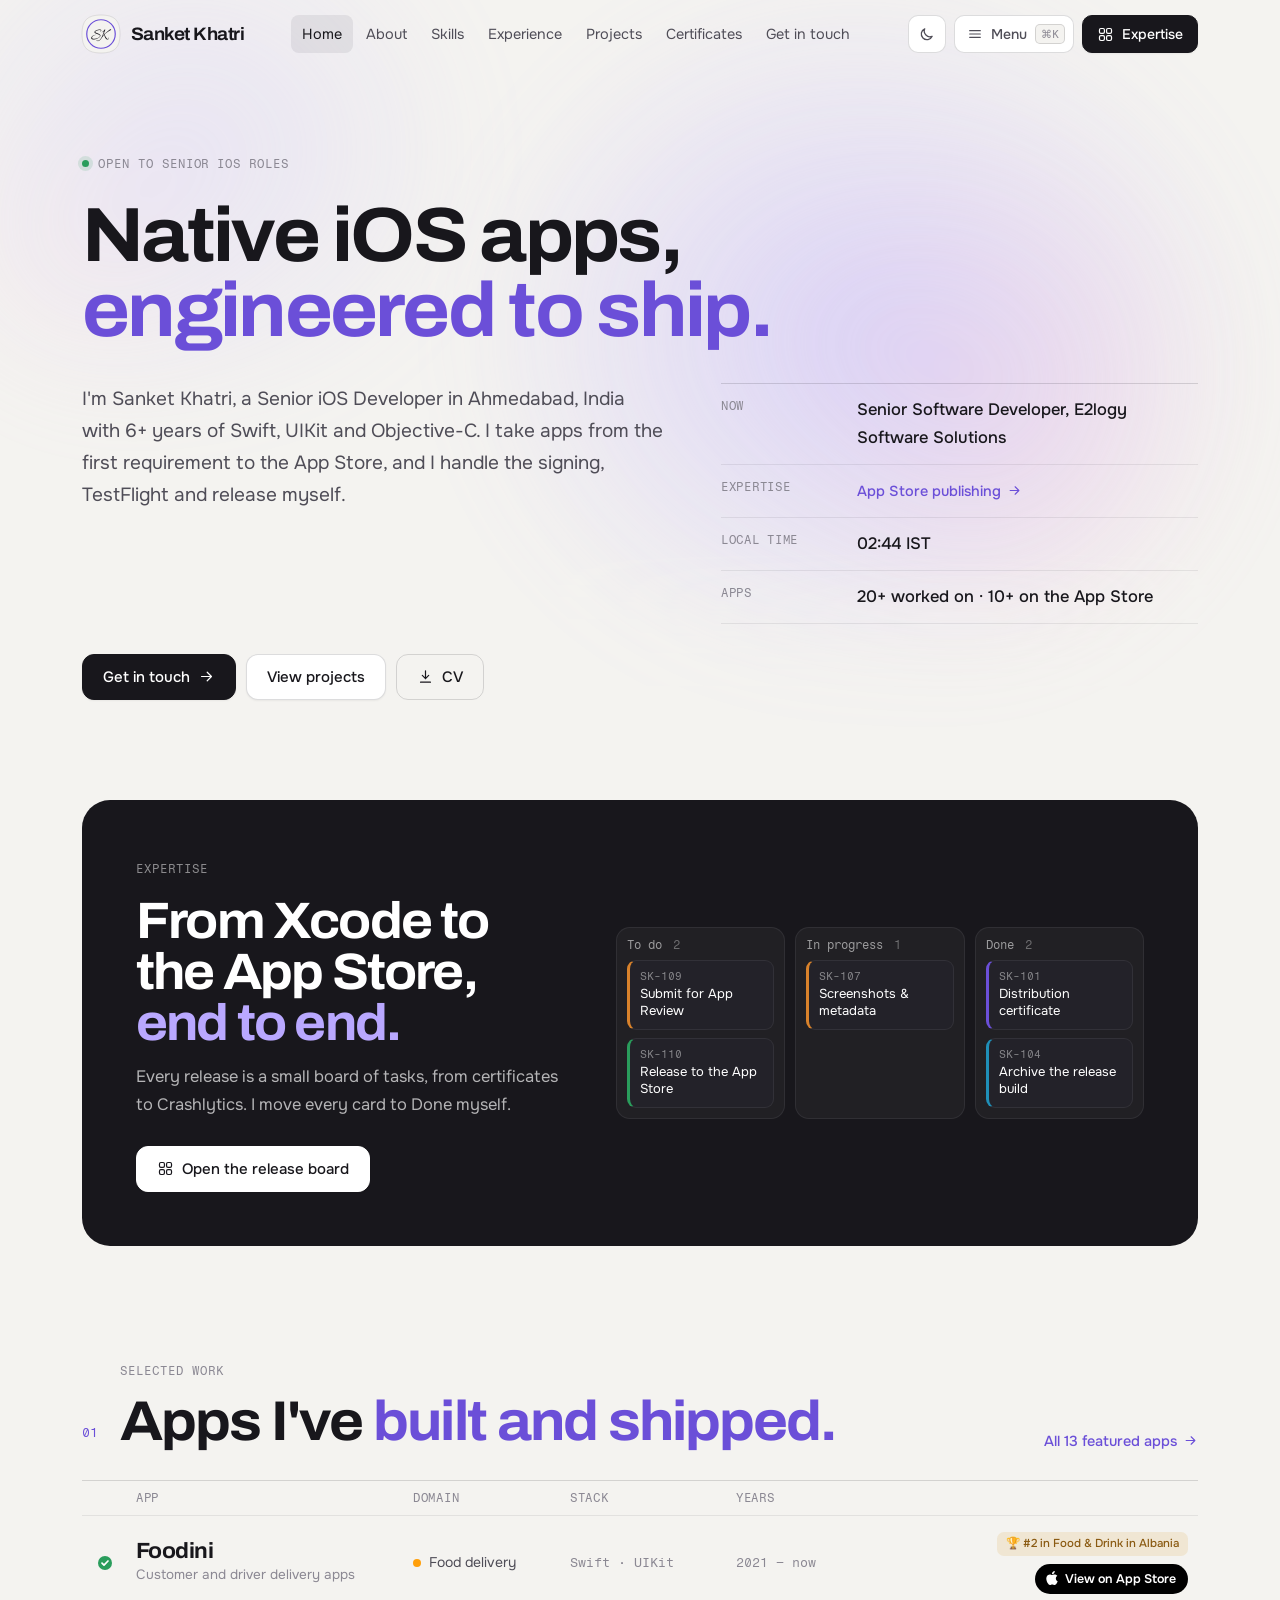
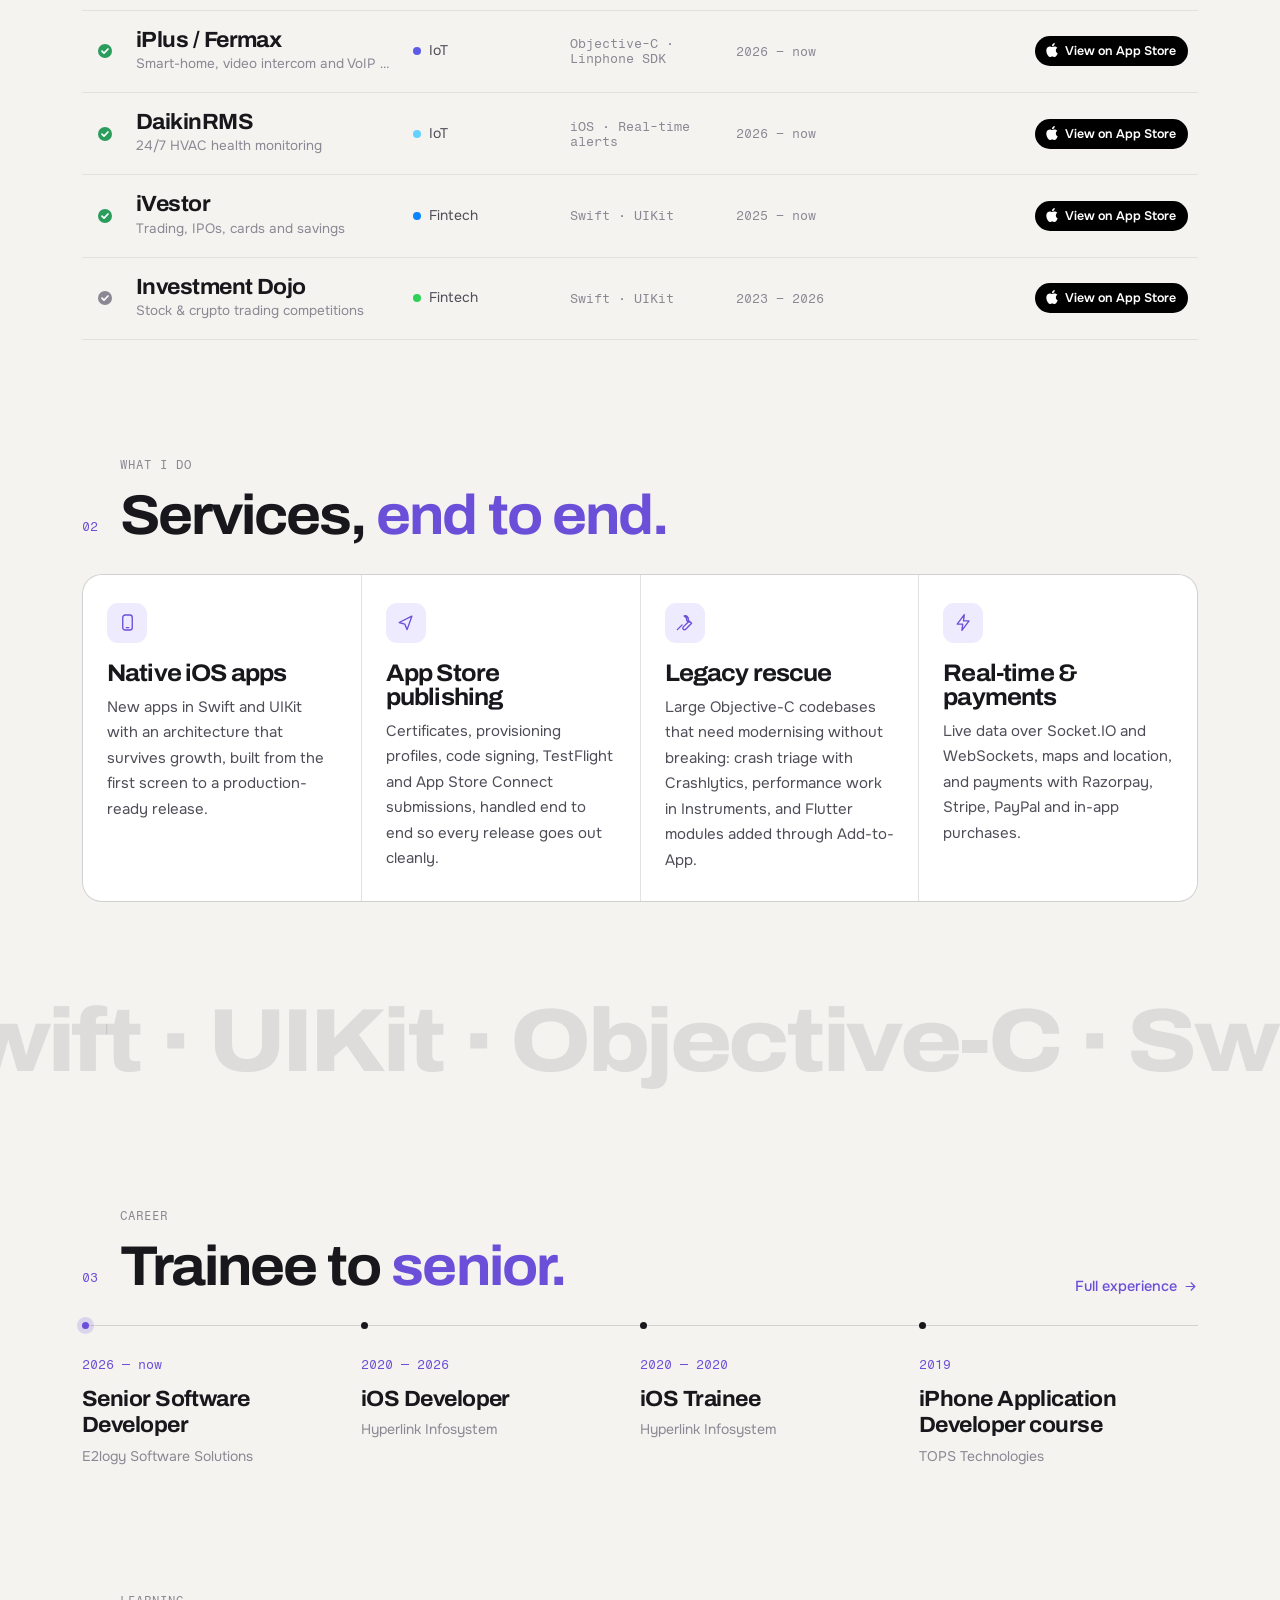
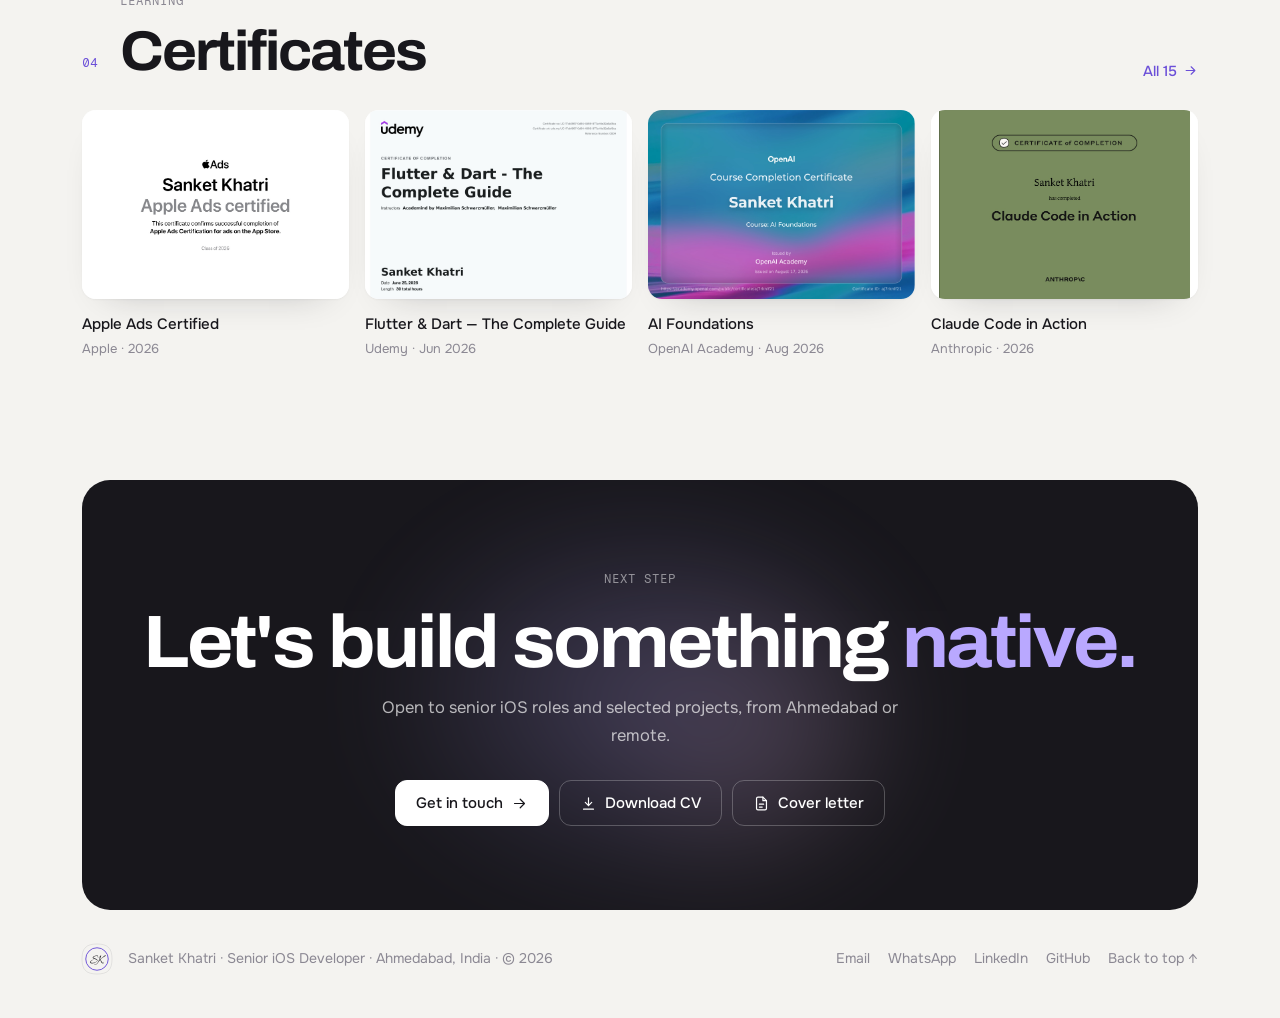
<file: index.html>
<!doctype html>
<html lang="en">
<head>
  <meta charset="utf-8" />
  <script>try{var t=localStorage.getItem('sk-theme');if(t==='dark'||t==='light')document.documentElement.setAttribute('data-theme',t);}catch(e){}</script>
  <meta name="viewport" content="width=device-width, initial-scale=1, viewport-fit=cover" />
  <title>Sanket Khatri — Senior iOS Developer</title>
  <meta name="description" content="Sanket Khatri is a Senior iOS Developer in Ahmedabad with six years of Swift, UIKit and Objective-C who builds native apps and publishes them to the App Store end to end." />
  <meta property="og:title" content="Sanket Khatri — Senior iOS Developer" />
  <meta property="og:description" content="Sanket Khatri is a Senior iOS Developer in Ahmedabad with six years of Swift, UIKit and Objective-C who builds native apps and publishes them to the App Store end to end." />
  <meta property="og:type" content="website" />
  <link rel="canonical" href="https://sanketk2020.github.io/" />
  <meta name="author" content="Sanket Khatri" />
  <meta property="og:url" content="https://sanketk2020.github.io/" />
  <meta property="og:site_name" content="Sanket Khatri" />
  <meta property="og:image" content="https://sanketk2020.github.io/share.png" />
  <meta property="og:image:width" content="1200" />
  <meta property="og:image:height" content="630" />
  <meta property="og:image:alt" content="Sanket Khatri, Senior iOS Developer: native iOS apps, engineered to ship." />
  <meta name="twitter:card" content="summary_large_image" />
  <meta name="twitter:title" content="Sanket Khatri — Senior iOS Developer" />
  <meta name="twitter:image" content="https://sanketk2020.github.io/share.png" />
  <script type="application/ld+json">{"@context": "https://schema.org", "@type": "Person", "name": "Sanket Khatri", "jobTitle": "Senior iOS Developer", "url": "https://sanketk2020.github.io/", "image": "https://sanketk2020.github.io/share.png", "email": "mailto:sanketkhatri97@gmail.com", "address": {"@type": "PostalAddress", "addressLocality": "Ahmedabad", "addressRegion": "Gujarat", "addressCountry": "IN"}, "knowsAbout": ["iOS development", "Swift", "UIKit", "Objective-C", "SwiftUI", "App Store publishing"], "sameAs": ["https://www.linkedin.com/in/sanket-khatri-62255017a/", "https://github.com/sanketk2020"]}</script>
  <meta name="theme-color" content="#f4f3f0" />
  <link rel="icon" type="image/png" sizes="32x32" href="icon-32.png" />
  <link rel="icon" type="image/png" sizes="192x192" href="icon-192.png" />
  <link rel="apple-touch-icon" href="apple-touch-icon.png" />
  <link rel="preconnect" href="https://fonts.googleapis.com" />
  <link rel="preconnect" href="https://fonts.gstatic.com" crossorigin />
  <link href="https://fonts.googleapis.com/css2?family=Archivo:wdth,wght@62..125,100..900&family=Onest:wght@400;500;600;700&family=Fragment+Mono&family=Allura&display=swap" rel="stylesheet" />
  <link rel="stylesheet" href="site.css?v=37" />
</head>
<body data-page="index">
  <a class="skip" href="#main">Skip to content</a>
  <main id="main"></main>
  <script src="data.js?v=37"></script>
  <script src="site.js?v=37"></script>
  <script data-goatcounter="https://sanketkhatri.goatcounter.com/count" async src="https://gc.zgo.at/count.js"></script>
  <script src="track.js" defer></script>
</body>
</html>
</file>
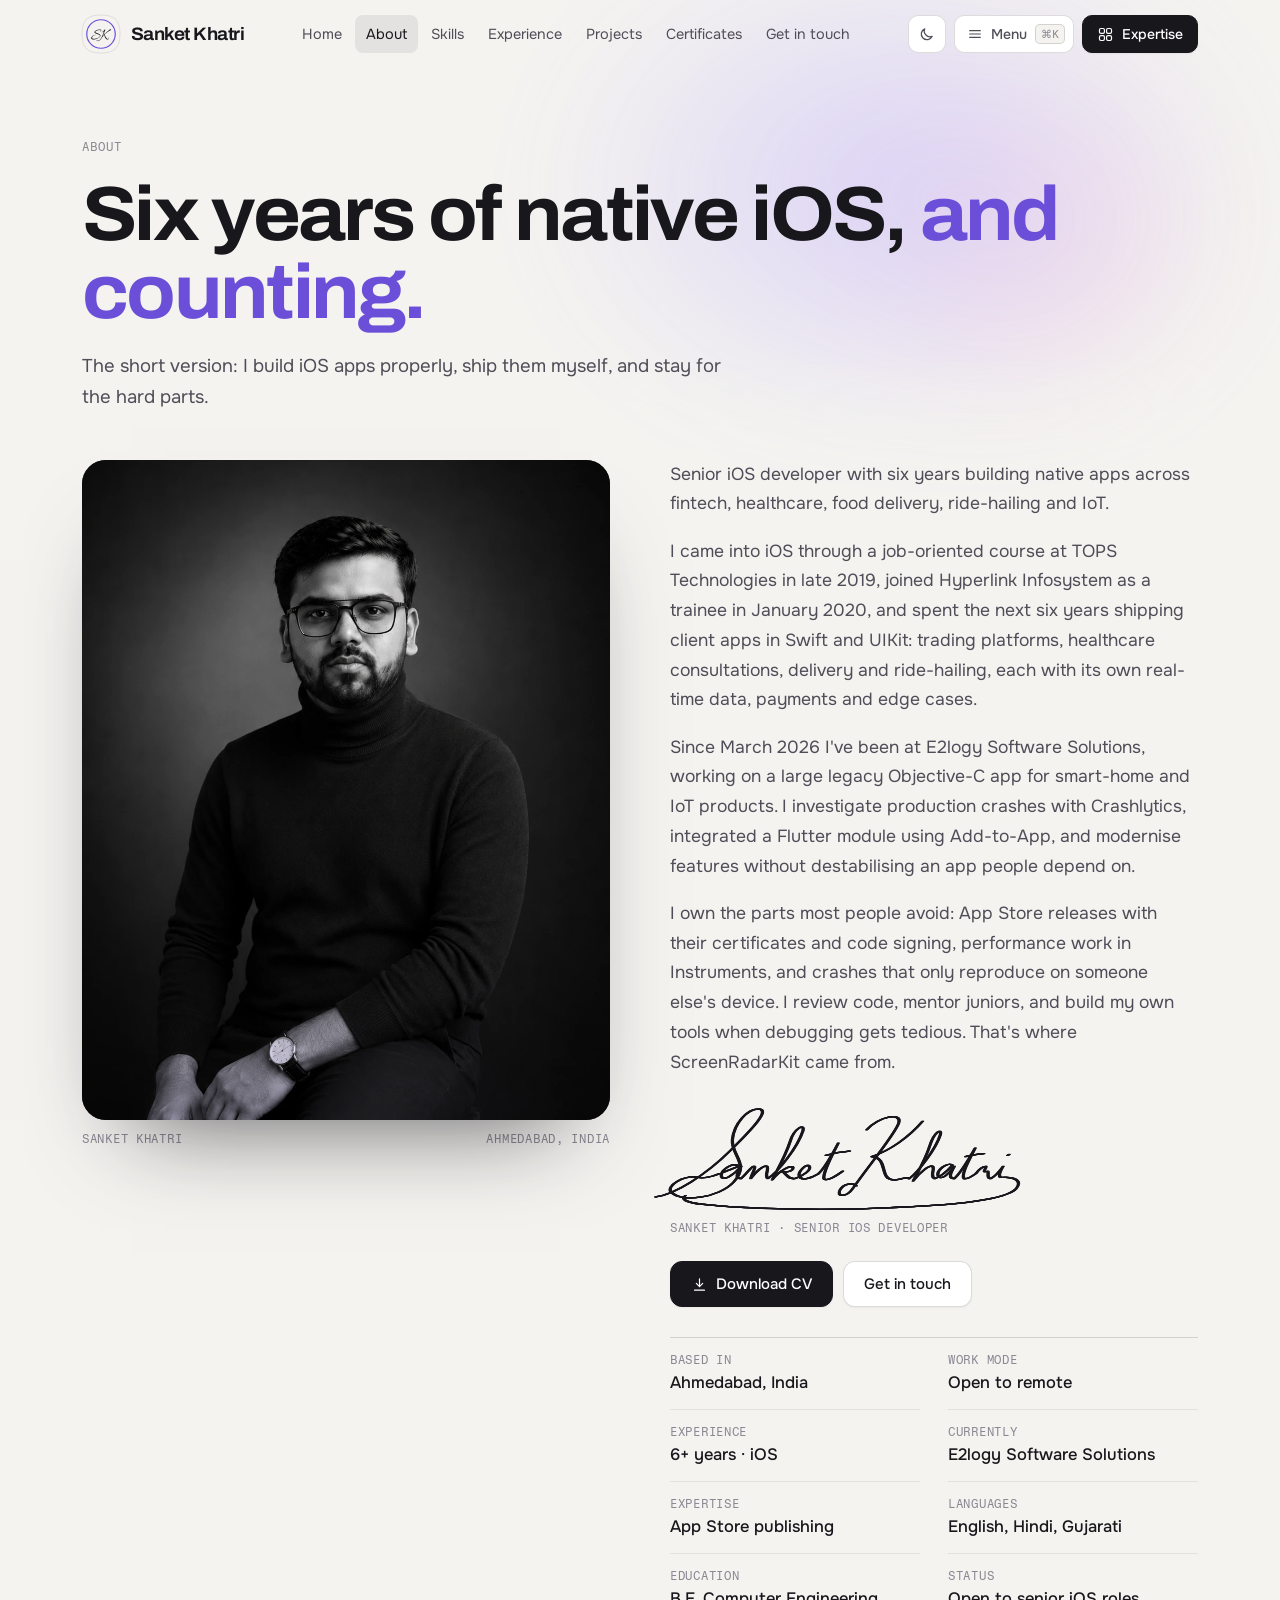
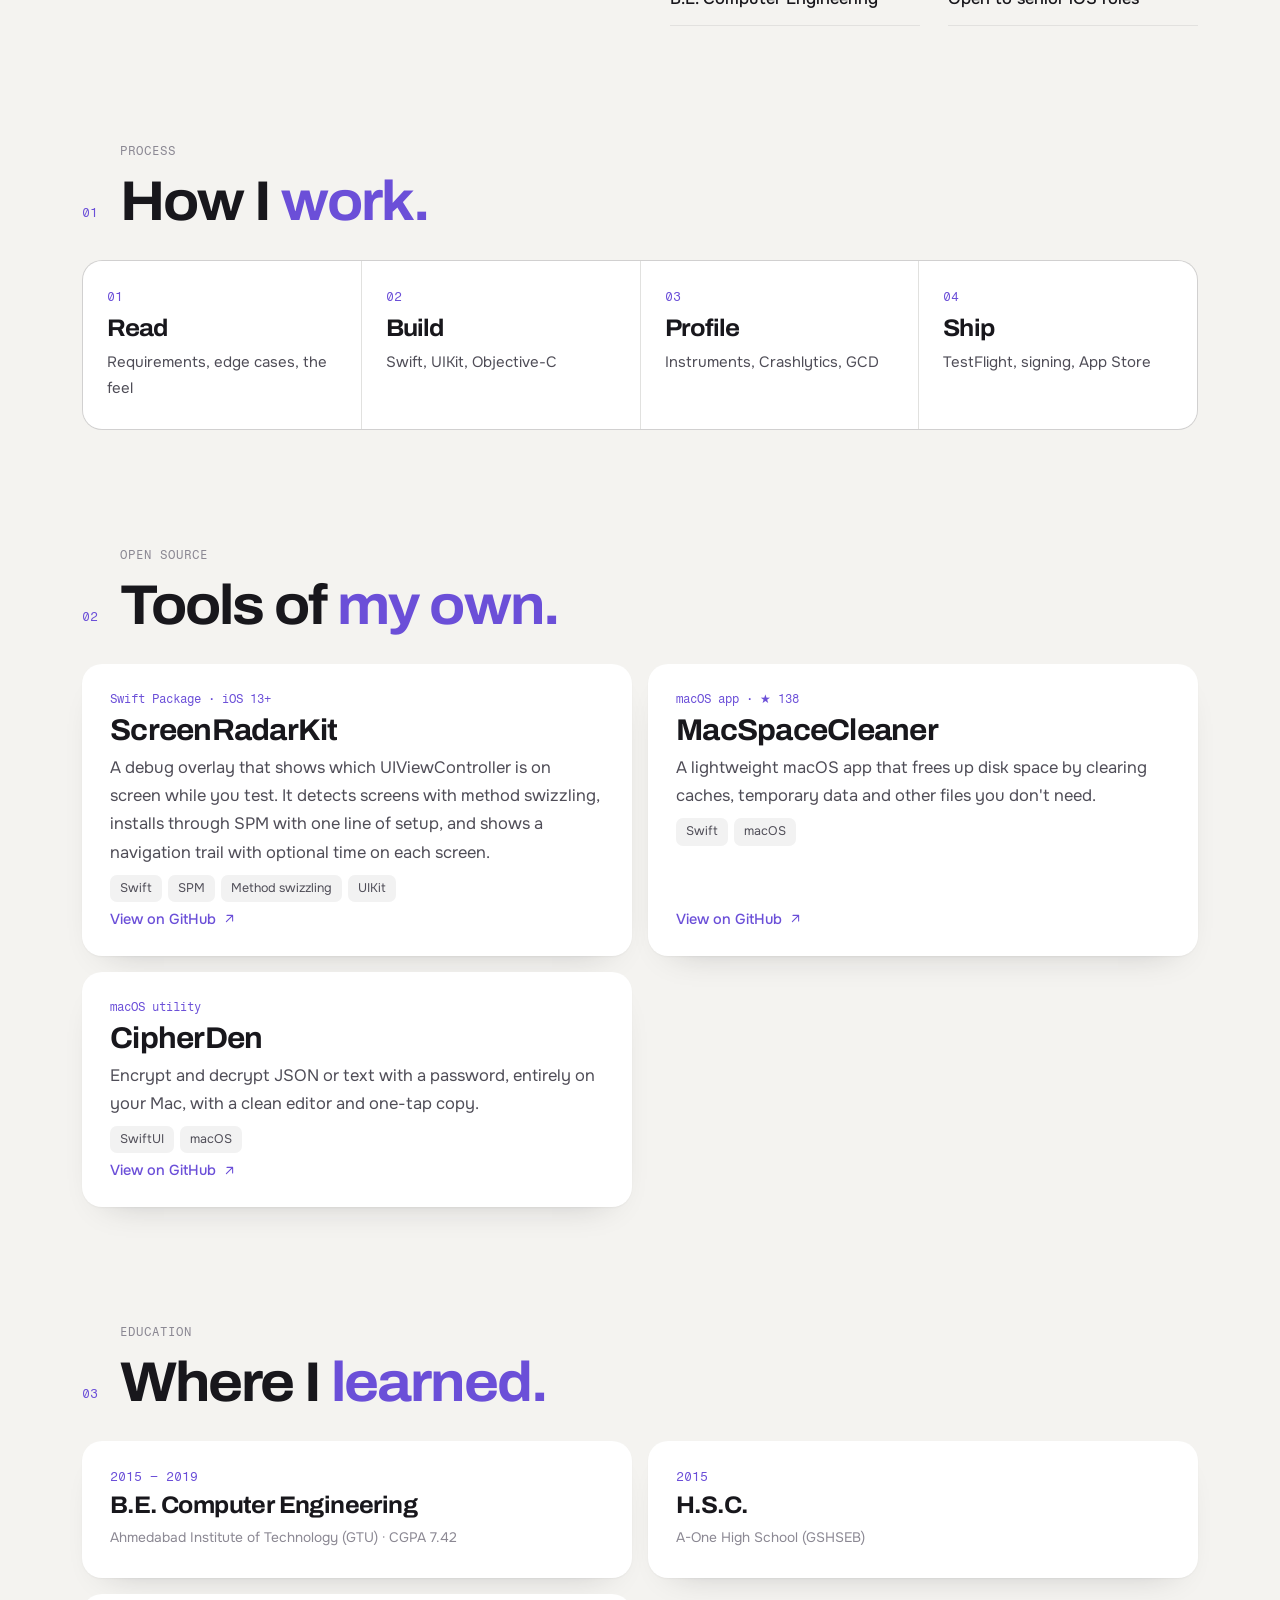
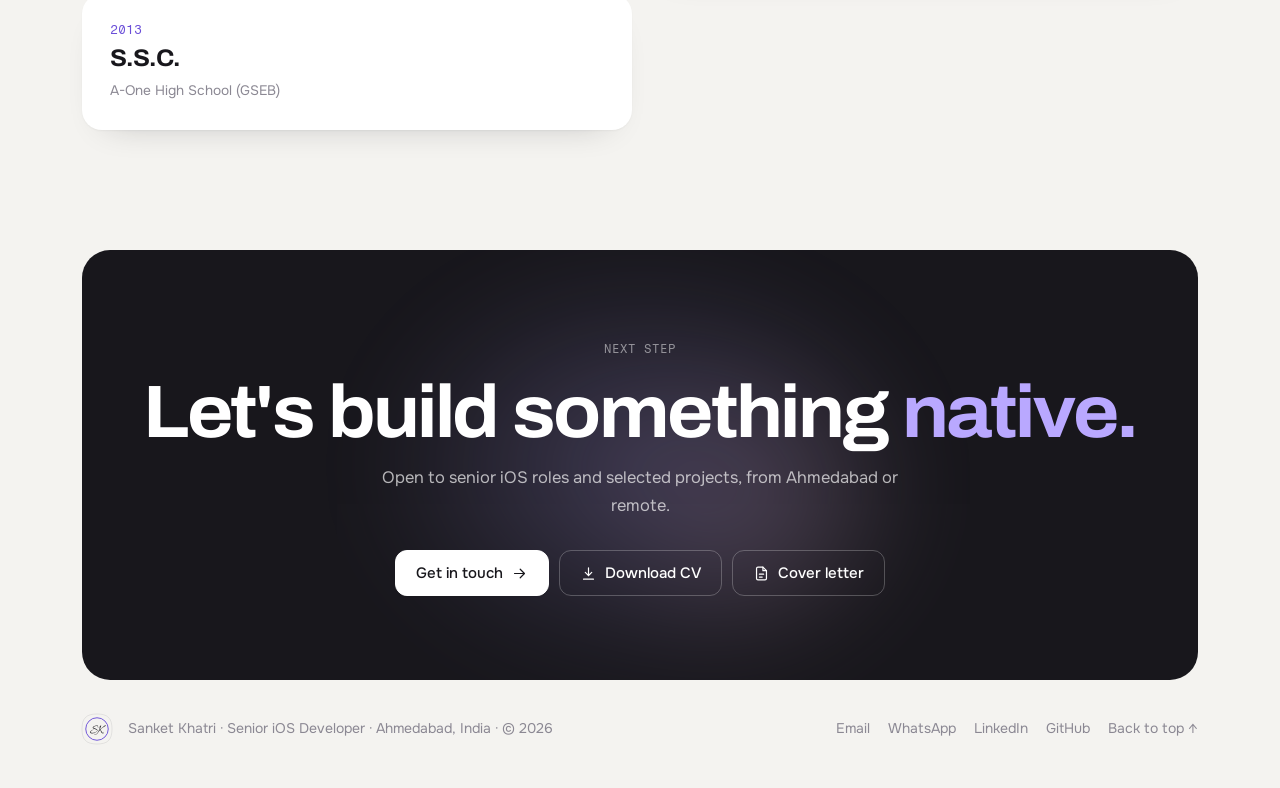
<file: about.html>
<!doctype html>
<html lang="en">
<head>
  <meta charset="utf-8" />
  <script>try{var t=localStorage.getItem('sk-theme');if(t==='dark'||t==='light')document.documentElement.setAttribute('data-theme',t);}catch(e){}</script>
  <meta name="viewport" content="width=device-width, initial-scale=1, viewport-fit=cover" />
  <title>About — Sanket Khatri, Senior iOS Developer</title>
  <meta name="description" content="About Sanket Khatri: six years of native iOS, how he works, open source tools and education." />
  <meta property="og:title" content="About — Sanket Khatri, Senior iOS Developer" />
  <meta property="og:description" content="About Sanket Khatri: six years of native iOS, how he works, open source tools and education." />
  <meta property="og:type" content="website" />
  <link rel="canonical" href="https://sanketk2020.github.io/about.html" />
  <meta name="author" content="Sanket Khatri" />
  <meta property="og:url" content="https://sanketk2020.github.io/about.html" />
  <meta property="og:site_name" content="Sanket Khatri" />
  <meta property="og:image" content="https://sanketk2020.github.io/share.png" />
  <meta property="og:image:width" content="1200" />
  <meta property="og:image:height" content="630" />
  <meta property="og:image:alt" content="Sanket Khatri, Senior iOS Developer: native iOS apps, engineered to ship." />
  <meta name="twitter:card" content="summary_large_image" />
  <meta name="twitter:title" content="About — Sanket Khatri, Senior iOS Developer" />
  <meta name="twitter:image" content="https://sanketk2020.github.io/share.png" />
  <meta name="theme-color" content="#f4f3f0" />
  <link rel="icon" type="image/png" sizes="32x32" href="icon-32.png" />
  <link rel="icon" type="image/png" sizes="192x192" href="icon-192.png" />
  <link rel="apple-touch-icon" href="apple-touch-icon.png" />
  <link rel="preconnect" href="https://fonts.googleapis.com" />
  <link rel="preconnect" href="https://fonts.gstatic.com" crossorigin />
  <link href="https://fonts.googleapis.com/css2?family=Archivo:wdth,wght@62..125,100..900&family=Onest:wght@400;500;600;700&family=Fragment+Mono&family=Allura&display=swap" rel="stylesheet" />
  <link rel="stylesheet" href="site.css?v=37" />
</head>
<body data-page="about">
  <a class="skip" href="#main">Skip to content</a>
  <main id="main"></main>
  <script src="data.js?v=37"></script>
  <script src="site.js?v=37"></script>
  <script data-goatcounter="https://sanketkhatri.goatcounter.com/count" async src="https://gc.zgo.at/count.js"></script>
  <script src="track.js" defer></script>
</body>
</html>
</file>
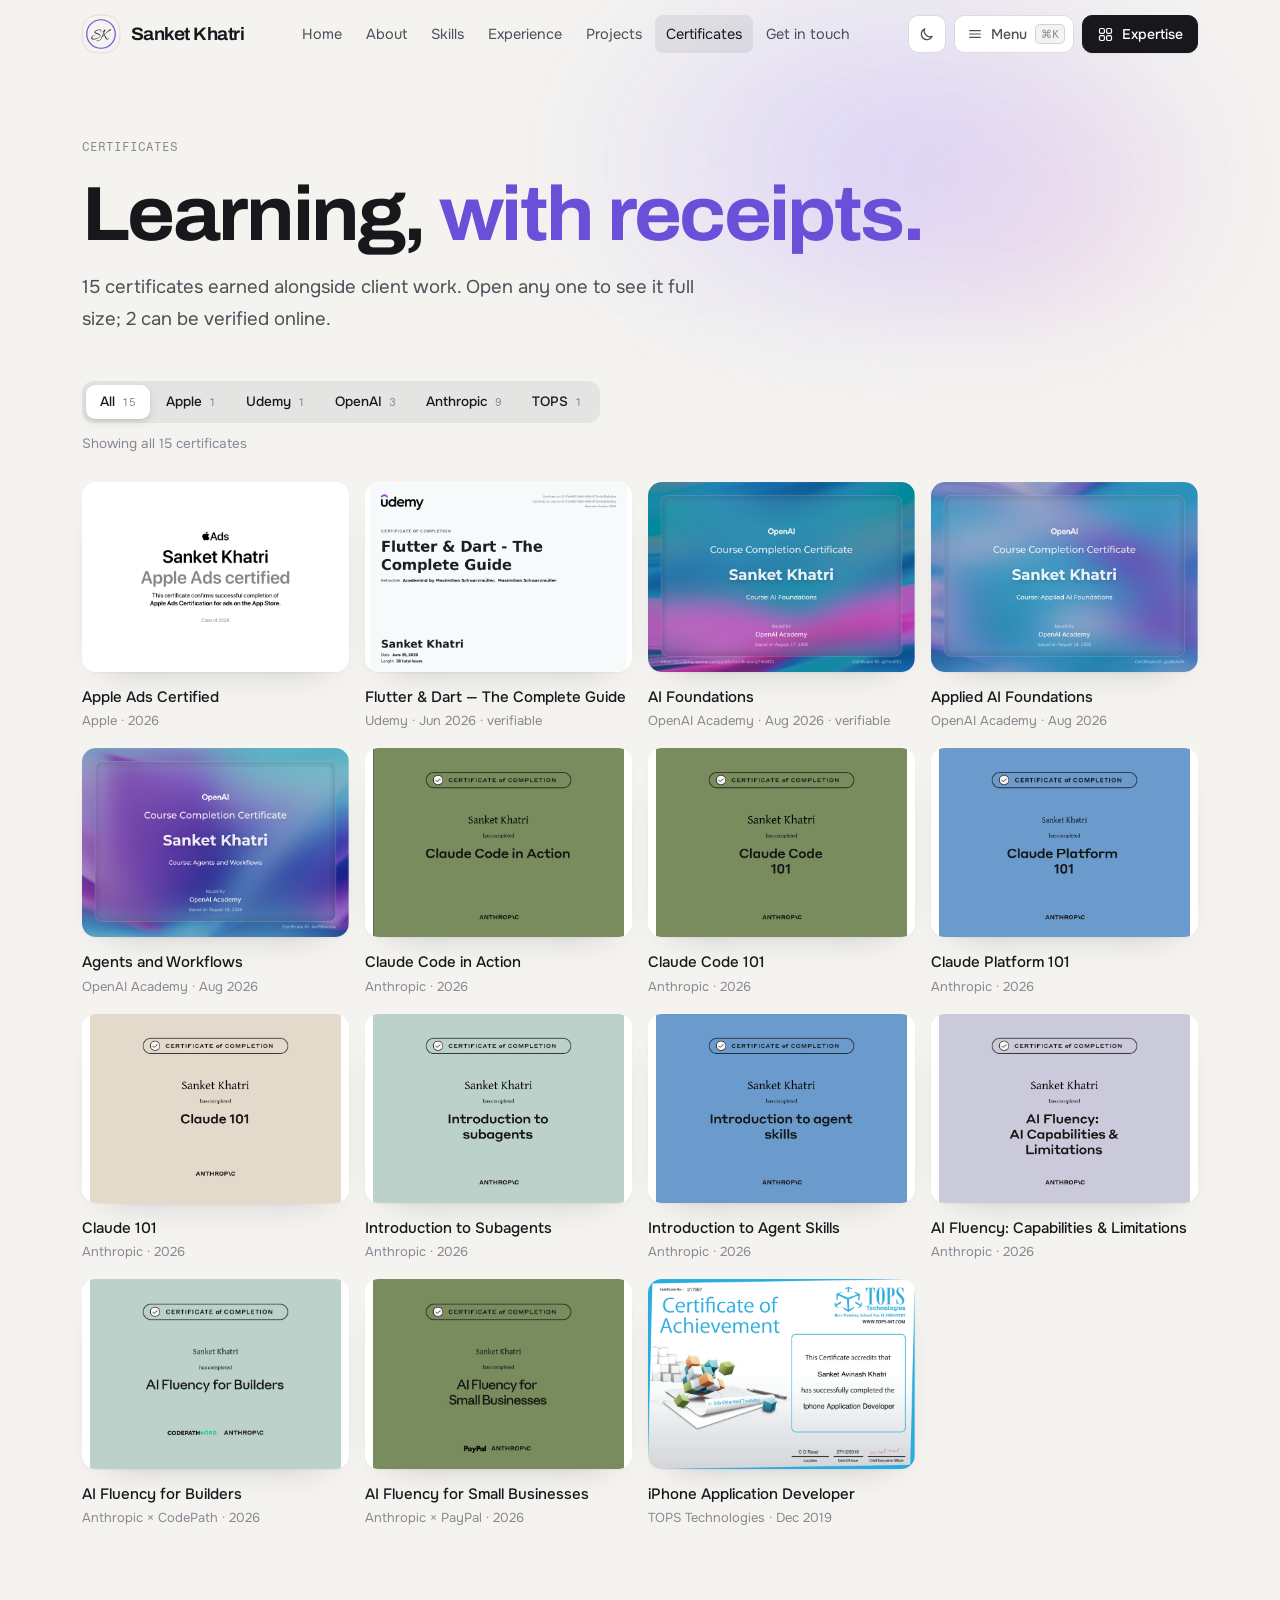
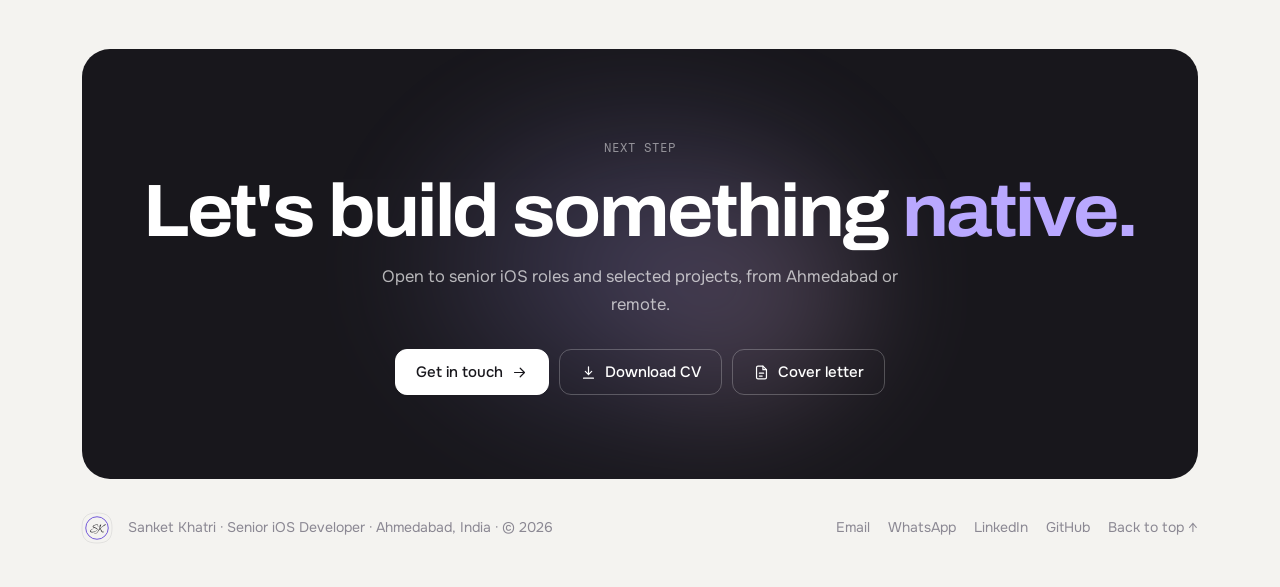
<file: certificates.html>
<!doctype html>
<html lang="en">
<head>
  <meta charset="utf-8" />
  <script>try{var t=localStorage.getItem('sk-theme');if(t==='dark'||t==='light')document.documentElement.setAttribute('data-theme',t);}catch(e){}</script>
  <meta name="viewport" content="width=device-width, initial-scale=1, viewport-fit=cover" />
  <title>Certificates — Sanket Khatri, Senior iOS Developer</title>
  <meta name="description" content="Fifteen certificates from Apple, Udemy, OpenAI Academy, Anthropic and TOPS Technologies." />
  <meta property="og:title" content="Certificates — Sanket Khatri, Senior iOS Developer" />
  <meta property="og:description" content="Fifteen certificates from Apple, Udemy, OpenAI Academy, Anthropic and TOPS Technologies." />
  <meta property="og:type" content="website" />
  <link rel="canonical" href="https://sanketk2020.github.io/certificates.html" />
  <meta name="author" content="Sanket Khatri" />
  <meta property="og:url" content="https://sanketk2020.github.io/certificates.html" />
  <meta property="og:site_name" content="Sanket Khatri" />
  <meta property="og:image" content="https://sanketk2020.github.io/share.png" />
  <meta property="og:image:width" content="1200" />
  <meta property="og:image:height" content="630" />
  <meta property="og:image:alt" content="Sanket Khatri, Senior iOS Developer: native iOS apps, engineered to ship." />
  <meta name="twitter:card" content="summary_large_image" />
  <meta name="twitter:title" content="Certificates — Sanket Khatri, Senior iOS Developer" />
  <meta name="twitter:image" content="https://sanketk2020.github.io/share.png" />
  <meta name="theme-color" content="#f4f3f0" />
  <link rel="icon" type="image/png" sizes="32x32" href="icon-32.png" />
  <link rel="icon" type="image/png" sizes="192x192" href="icon-192.png" />
  <link rel="apple-touch-icon" href="apple-touch-icon.png" />
  <link rel="preconnect" href="https://fonts.googleapis.com" />
  <link rel="preconnect" href="https://fonts.gstatic.com" crossorigin />
  <link href="https://fonts.googleapis.com/css2?family=Archivo:wdth,wght@62..125,100..900&family=Onest:wght@400;500;600;700&family=Fragment+Mono&family=Allura&display=swap" rel="stylesheet" />
  <link rel="stylesheet" href="site.css?v=37" />
</head>
<body data-page="certificates">
  <a class="skip" href="#main">Skip to content</a>
  <main id="main"></main>
  <script src="data.js?v=37"></script>
  <script src="site.js?v=37"></script>
  <script data-goatcounter="https://sanketkhatri.goatcounter.com/count" async src="https://gc.zgo.at/count.js"></script>
  <script src="track.js" defer></script>
</body>
</html>
</file>
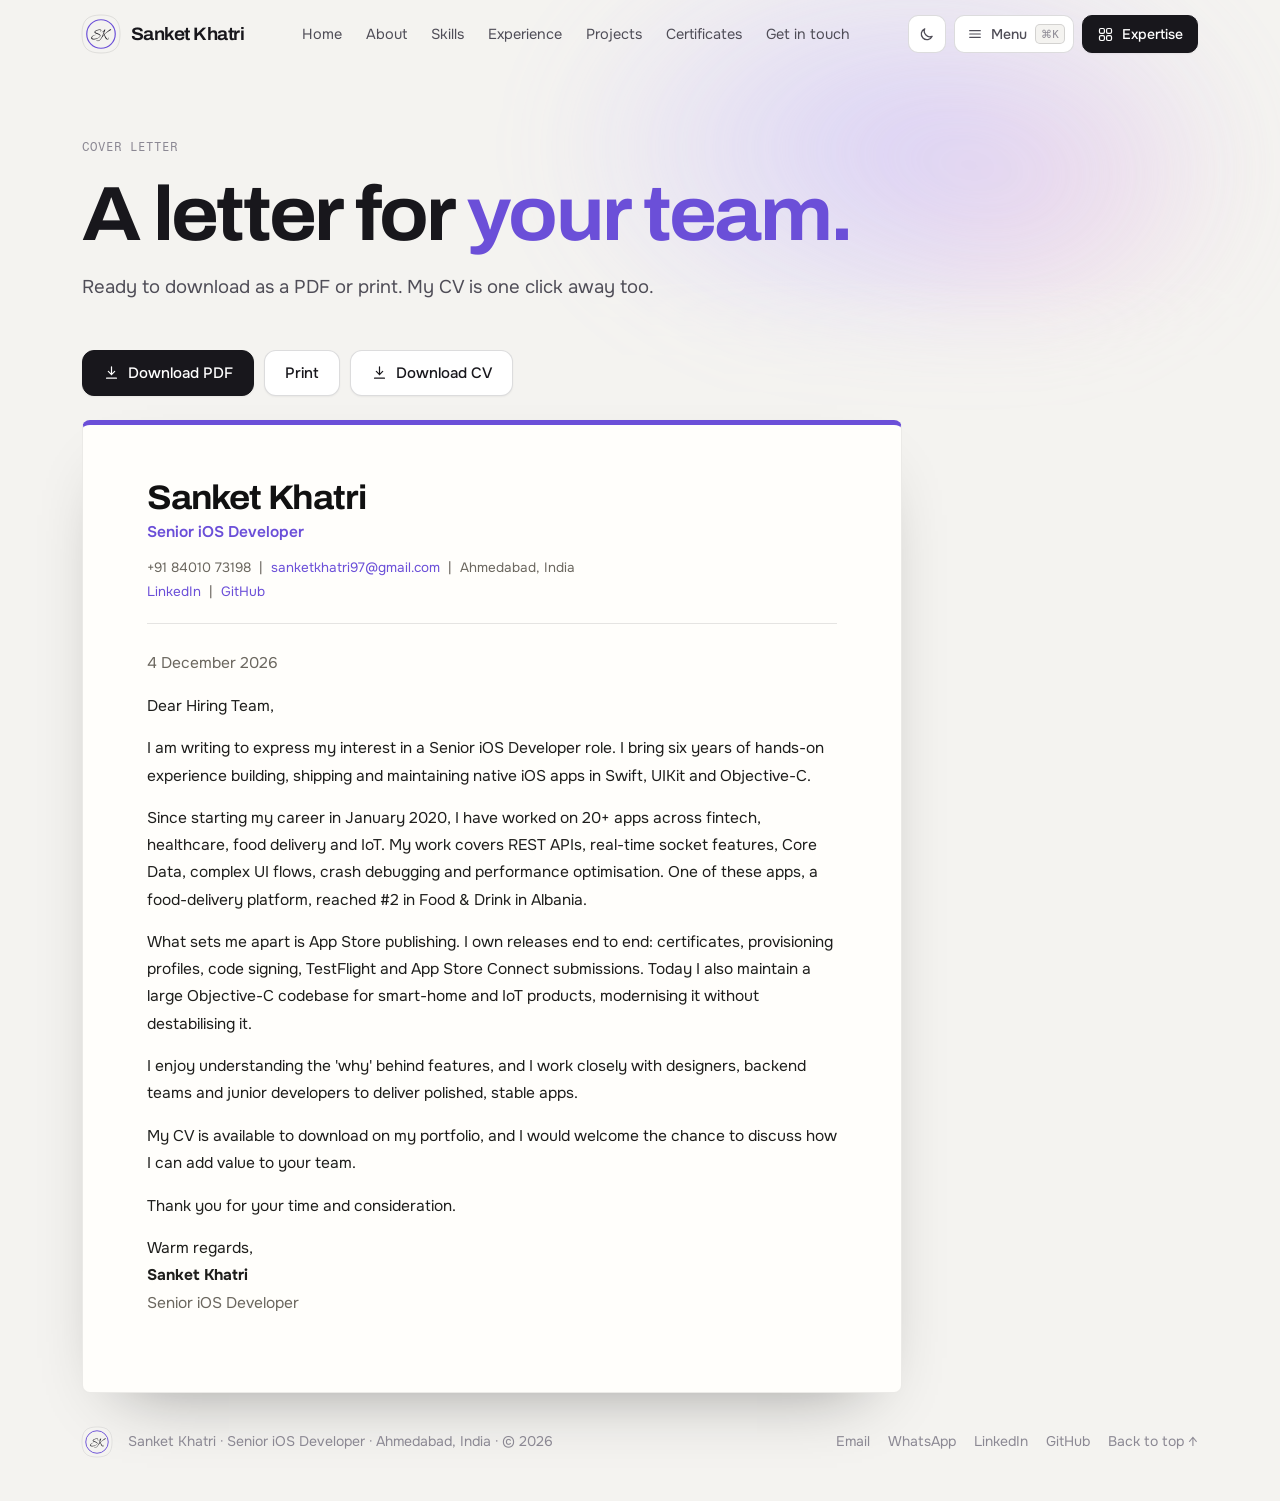
<file: cover-letter.html>
<!doctype html>
<html lang="en">
<head>
  <meta charset="utf-8" />
  <script>try{var t=localStorage.getItem('sk-theme');if(t==='dark'||t==='light')document.documentElement.setAttribute('data-theme',t);}catch(e){}</script>
  <meta name="viewport" content="width=device-width, initial-scale=1, viewport-fit=cover" />
  <title>Cover letter — Sanket Khatri, Senior iOS Developer</title>
  <meta name="description" content="Cover letter from Sanket Khatri, Senior iOS Developer. Download it as a PDF or print it." />
  <meta property="og:title" content="Cover letter — Sanket Khatri, Senior iOS Developer" />
  <meta property="og:description" content="Cover letter from Sanket Khatri, Senior iOS Developer. Download it as a PDF or print it." />
  <meta property="og:type" content="website" />
  <link rel="canonical" href="https://sanketk2020.github.io/cover-letter.html" />
  <meta name="author" content="Sanket Khatri" />
  <meta property="og:url" content="https://sanketk2020.github.io/cover-letter.html" />
  <meta property="og:site_name" content="Sanket Khatri" />
  <meta property="og:image" content="https://sanketk2020.github.io/share.png" />
  <meta property="og:image:width" content="1200" />
  <meta property="og:image:height" content="630" />
  <meta property="og:image:alt" content="Sanket Khatri, Senior iOS Developer: native iOS apps, engineered to ship." />
  <meta name="twitter:card" content="summary_large_image" />
  <meta name="twitter:title" content="Cover letter — Sanket Khatri, Senior iOS Developer" />
  <meta name="twitter:image" content="https://sanketk2020.github.io/share.png" />
  <meta name="theme-color" content="#f4f3f0" />
  <link rel="icon" type="image/png" sizes="32x32" href="icon-32.png" />
  <link rel="icon" type="image/png" sizes="192x192" href="icon-192.png" />
  <link rel="apple-touch-icon" href="apple-touch-icon.png" />
  <link rel="preconnect" href="https://fonts.googleapis.com" />
  <link rel="preconnect" href="https://fonts.gstatic.com" crossorigin />
  <link href="https://fonts.googleapis.com/css2?family=Archivo:wdth,wght@62..125,100..900&family=Onest:wght@400;500;600;700&family=Fragment+Mono&family=Allura&display=swap" rel="stylesheet" />
  <link rel="stylesheet" href="site.css?v=37" />
</head>
<body data-page="cover">
  <a class="skip" href="#main">Skip to content</a>
  <main id="main"></main>
  <script src="data.js?v=37"></script>
  <script src="site.js?v=37"></script>
  <script data-goatcounter="https://sanketkhatri.goatcounter.com/count" async src="https://gc.zgo.at/count.js"></script>
  <script src="track.js" defer></script>
</body>
</html>
</file>
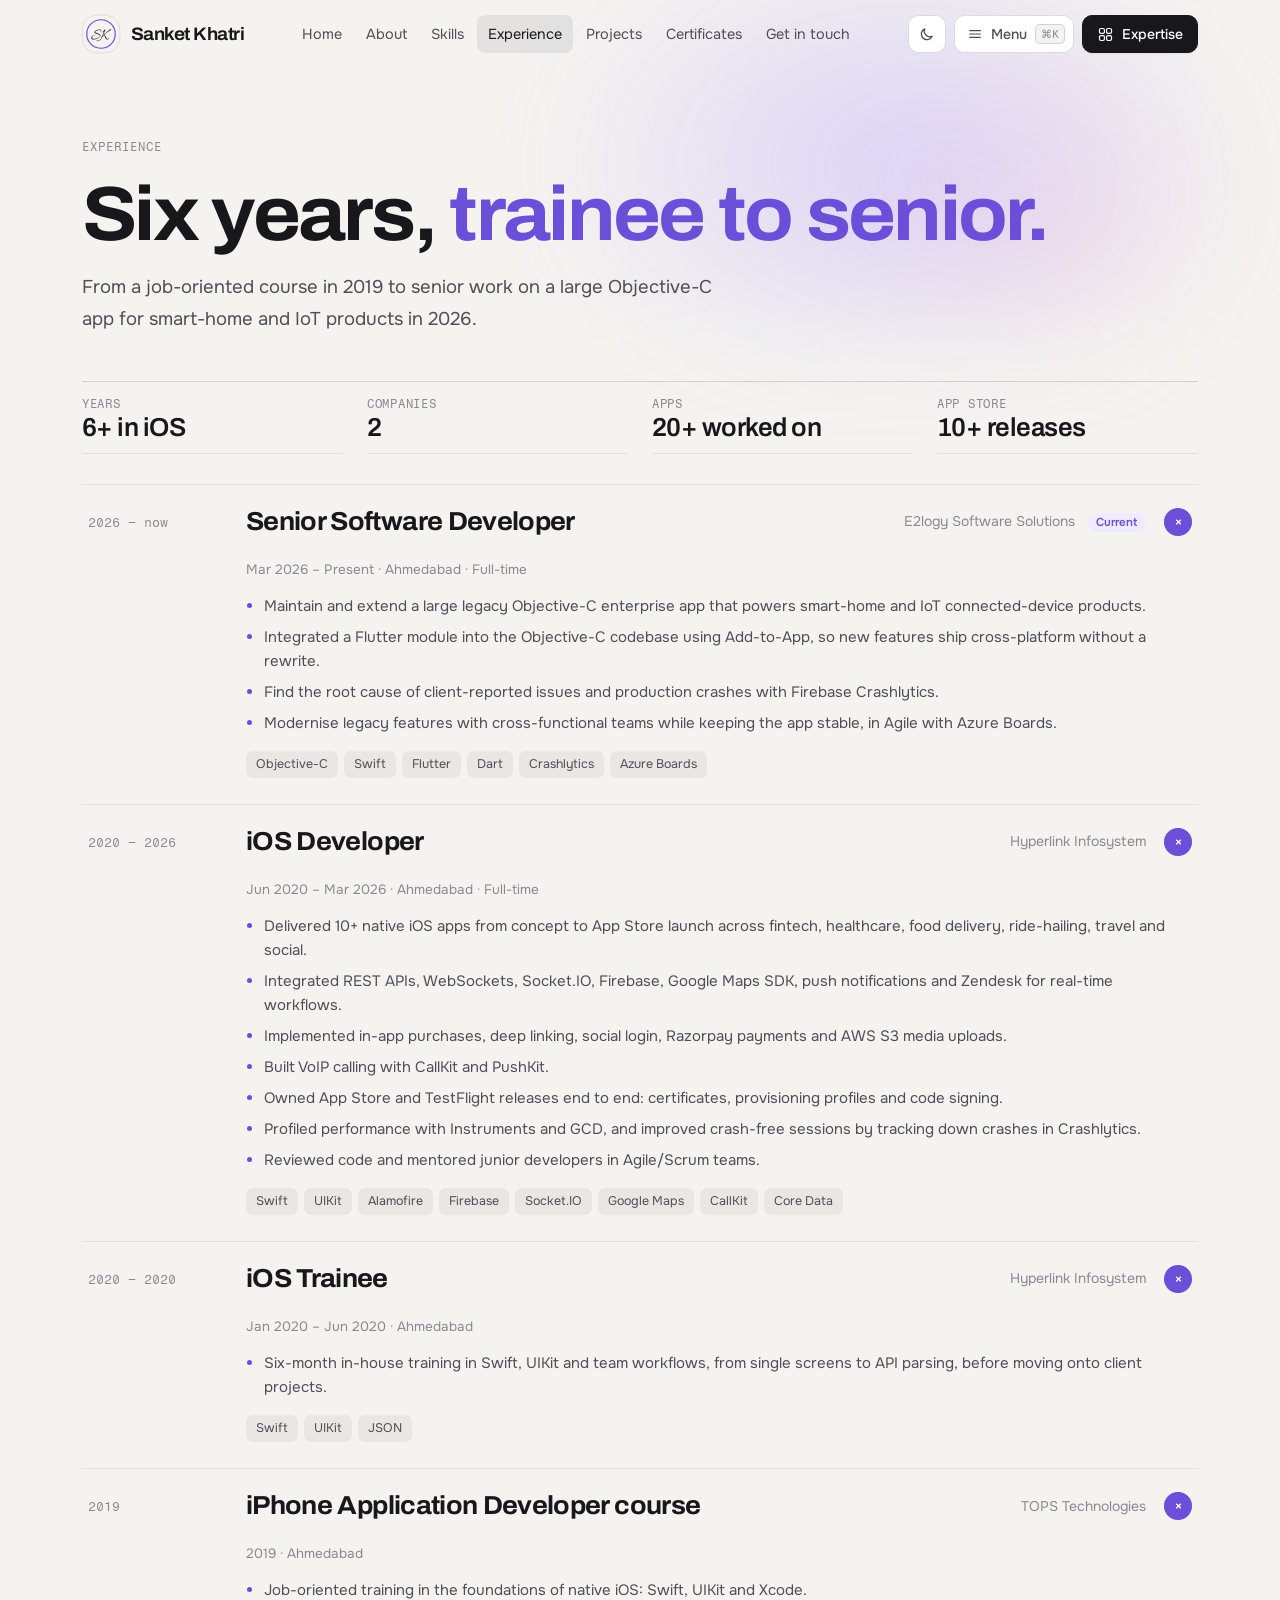
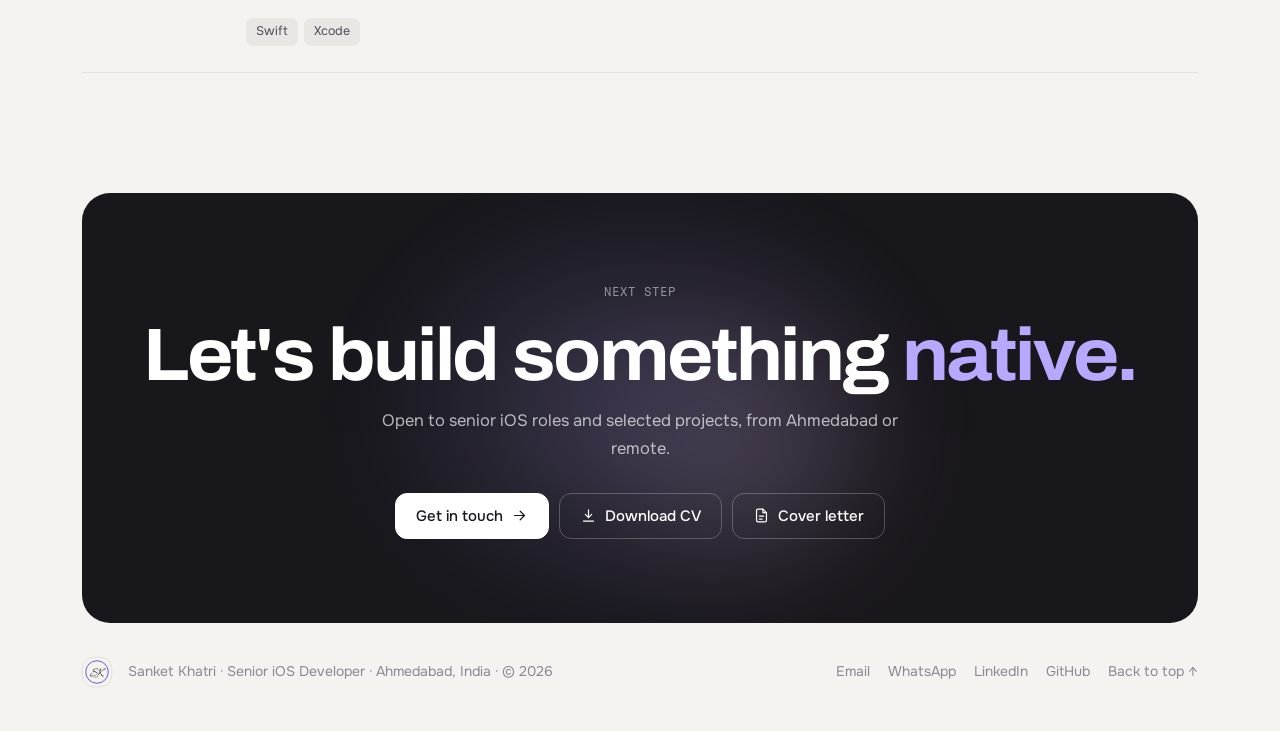
<file: experience.html>
<!doctype html>
<html lang="en">
<head>
  <meta charset="utf-8" />
  <script>try{var t=localStorage.getItem('sk-theme');if(t==='dark'||t==='light')document.documentElement.setAttribute('data-theme',t);}catch(e){}</script>
  <meta name="viewport" content="width=device-width, initial-scale=1, viewport-fit=cover" />
  <title>Experience — Sanket Khatri, Senior iOS Developer</title>
  <meta name="description" content="Six years of iOS experience, from trainee at Hyperlink Infosystem to Senior Software Developer at E2logy Software Solutions." />
  <meta property="og:title" content="Experience — Sanket Khatri, Senior iOS Developer" />
  <meta property="og:description" content="Six years of iOS experience, from trainee at Hyperlink Infosystem to Senior Software Developer at E2logy Software Solutions." />
  <meta property="og:type" content="website" />
  <link rel="canonical" href="https://sanketk2020.github.io/experience.html" />
  <meta name="author" content="Sanket Khatri" />
  <meta property="og:url" content="https://sanketk2020.github.io/experience.html" />
  <meta property="og:site_name" content="Sanket Khatri" />
  <meta property="og:image" content="https://sanketk2020.github.io/share.png" />
  <meta property="og:image:width" content="1200" />
  <meta property="og:image:height" content="630" />
  <meta property="og:image:alt" content="Sanket Khatri, Senior iOS Developer: native iOS apps, engineered to ship." />
  <meta name="twitter:card" content="summary_large_image" />
  <meta name="twitter:title" content="Experience — Sanket Khatri, Senior iOS Developer" />
  <meta name="twitter:image" content="https://sanketk2020.github.io/share.png" />
  <meta name="theme-color" content="#f4f3f0" />
  <link rel="icon" type="image/png" sizes="32x32" href="icon-32.png" />
  <link rel="icon" type="image/png" sizes="192x192" href="icon-192.png" />
  <link rel="apple-touch-icon" href="apple-touch-icon.png" />
  <link rel="preconnect" href="https://fonts.googleapis.com" />
  <link rel="preconnect" href="https://fonts.gstatic.com" crossorigin />
  <link href="https://fonts.googleapis.com/css2?family=Archivo:wdth,wght@62..125,100..900&family=Onest:wght@400;500;600;700&family=Fragment+Mono&family=Allura&display=swap" rel="stylesheet" />
  <link rel="stylesheet" href="site.css?v=37" />
</head>
<body data-page="experience">
  <a class="skip" href="#main">Skip to content</a>
  <main id="main"></main>
  <script src="data.js?v=37"></script>
  <script src="site.js?v=37"></script>
  <script data-goatcounter="https://sanketkhatri.goatcounter.com/count" async src="https://gc.zgo.at/count.js"></script>
  <script src="track.js" defer></script>
</body>
</html>
</file>
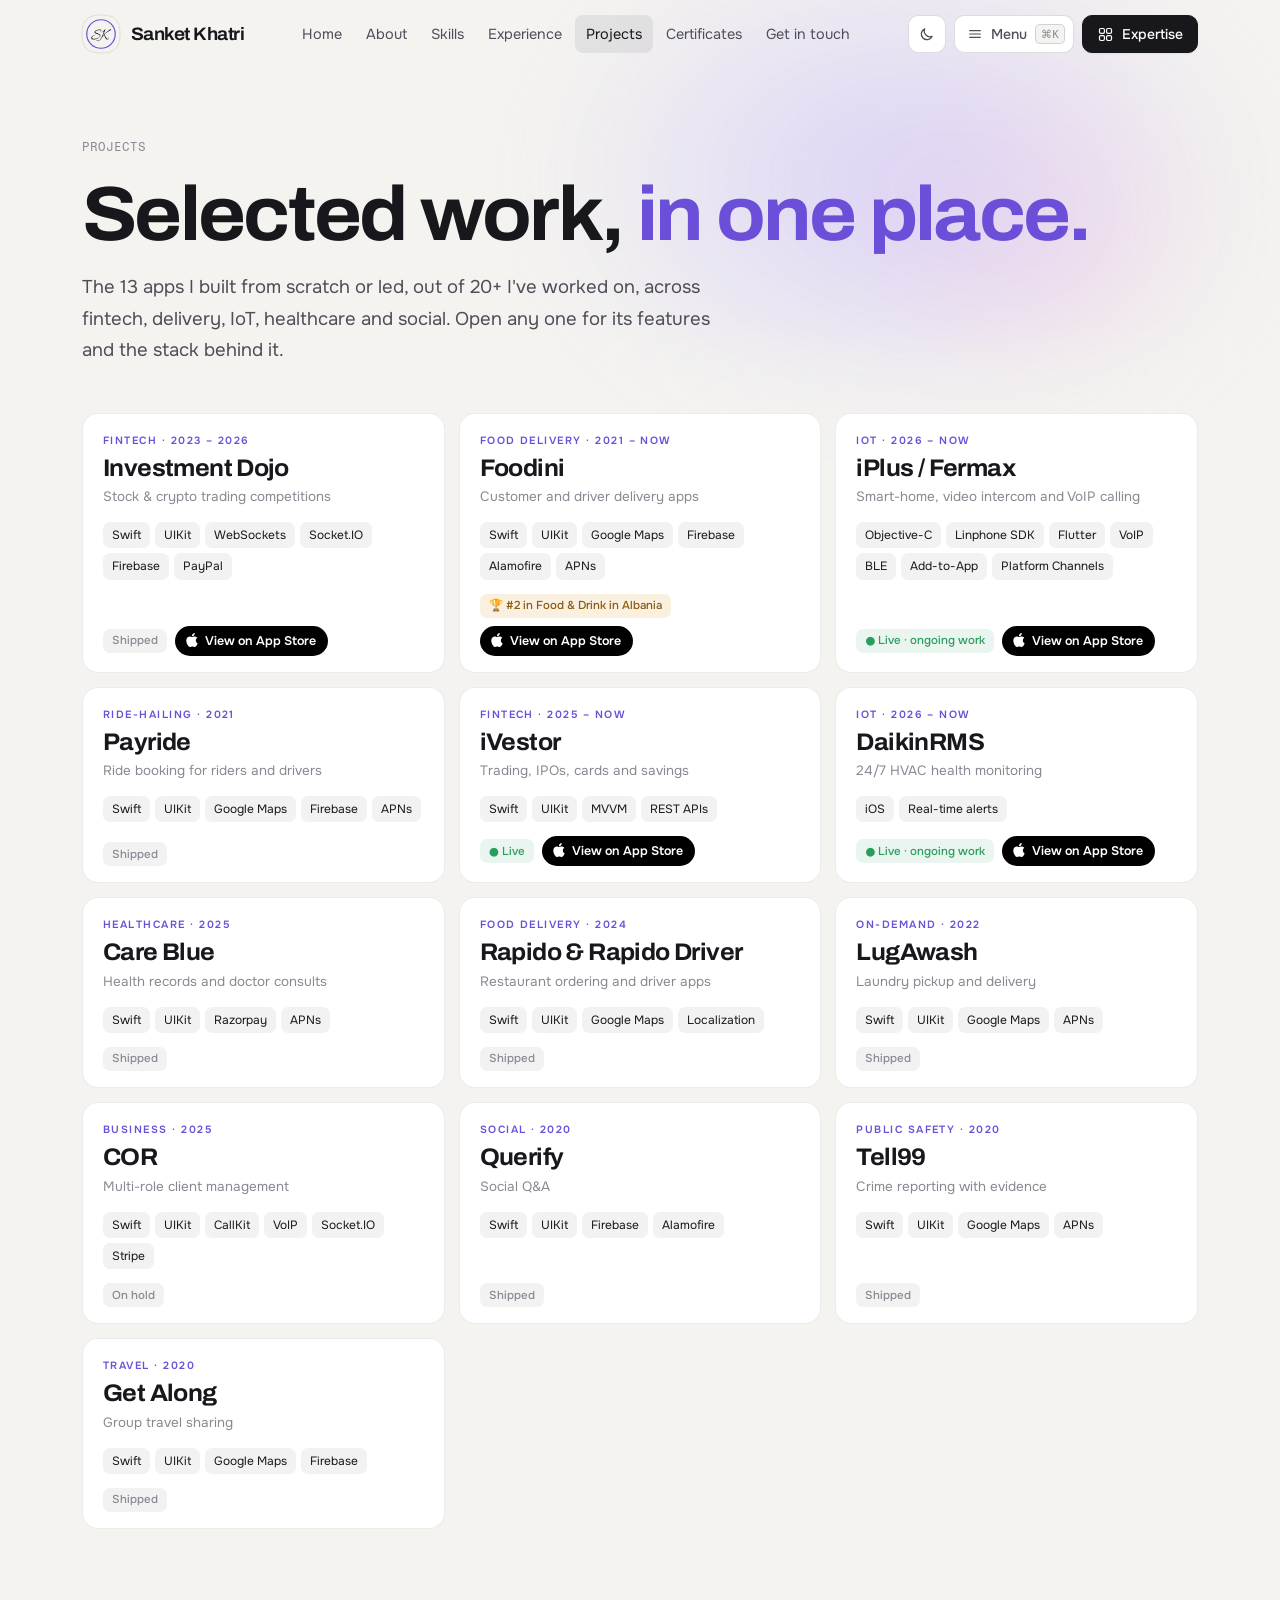
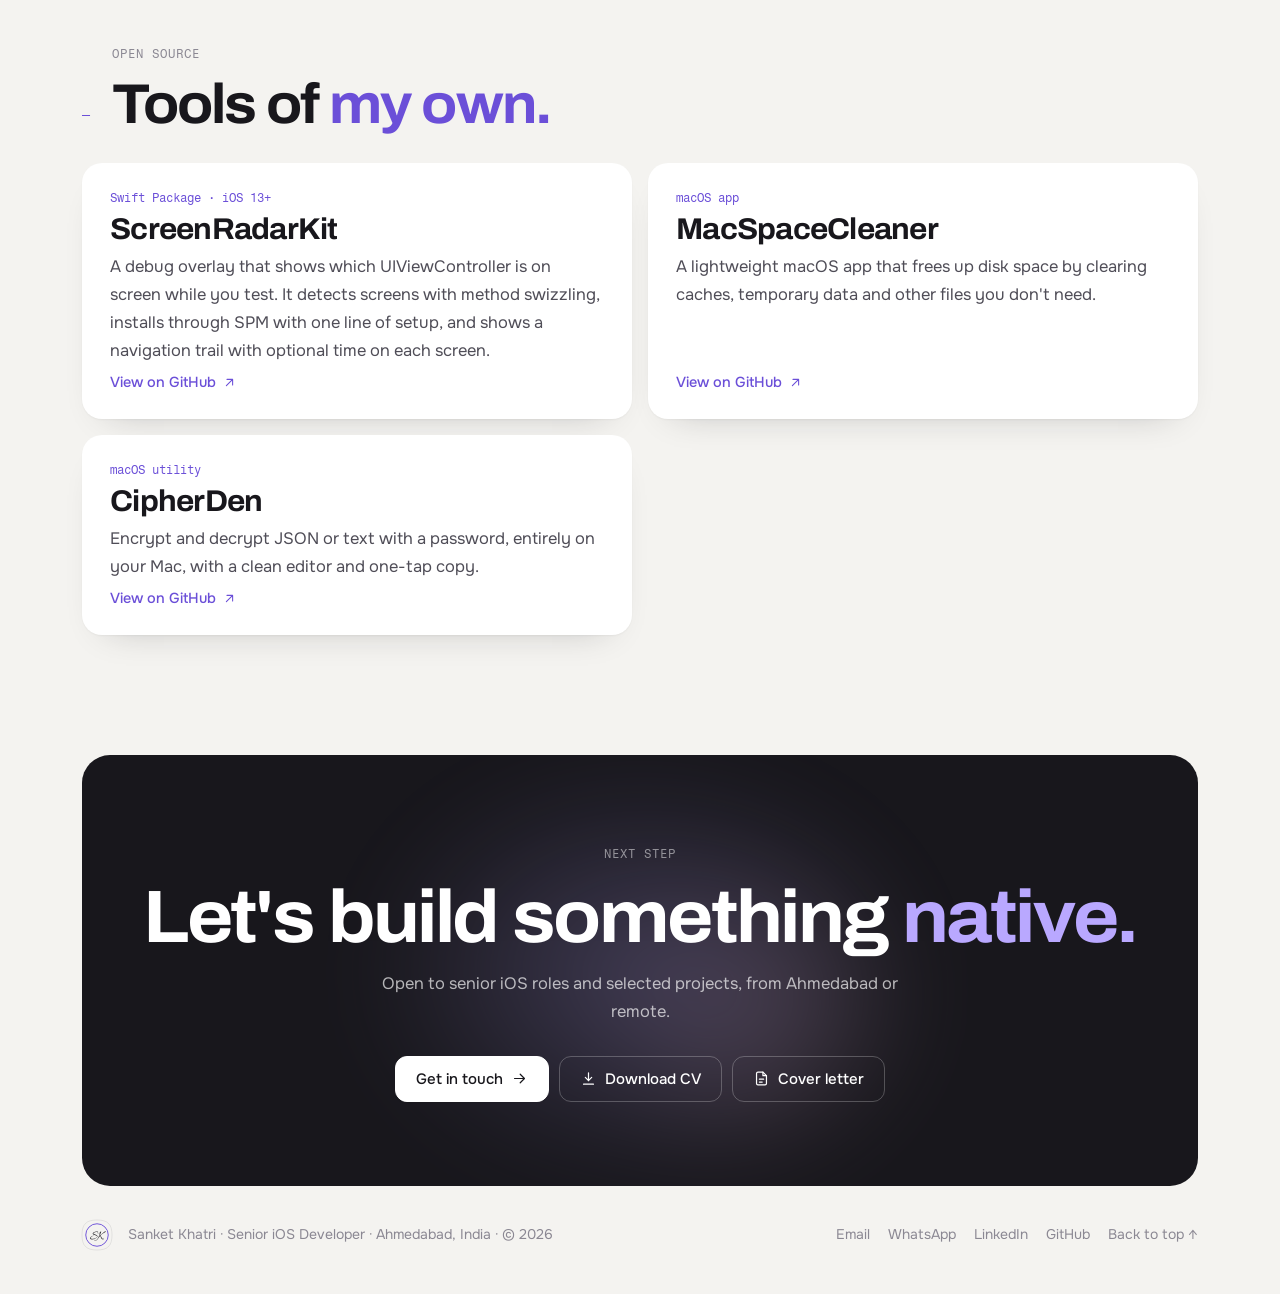
<file: projects.html>
<!doctype html>
<html lang="en">
<head>
  <meta charset="utf-8" />
  <script>try{var t=localStorage.getItem('sk-theme');if(t==='dark'||t==='light')document.documentElement.setAttribute('data-theme',t);}catch(e){}</script>
  <meta name="viewport" content="width=device-width, initial-scale=1, viewport-fit=cover" />
  <title>Projects — Sanket Khatri, Senior iOS Developer</title>
  <meta name="description" content="Selected native iOS apps, from 20+ Sanket has worked on, across fintech, food delivery, IoT, healthcare and social, including Foodini, #2 in Food & Drink in Albania." />
  <meta property="og:title" content="Projects — Sanket Khatri, Senior iOS Developer" />
  <meta property="og:description" content="Selected native iOS apps, from 20+ Sanket has worked on, across fintech, food delivery, IoT, healthcare and social, including Foodini, #2 in Food & Drink in Albania." />
  <meta property="og:type" content="website" />
  <link rel="canonical" href="https://sanketk2020.github.io/projects.html" />
  <meta name="author" content="Sanket Khatri" />
  <meta property="og:url" content="https://sanketk2020.github.io/projects.html" />
  <meta property="og:site_name" content="Sanket Khatri" />
  <meta property="og:image" content="https://sanketk2020.github.io/share.png" />
  <meta property="og:image:width" content="1200" />
  <meta property="og:image:height" content="630" />
  <meta property="og:image:alt" content="Sanket Khatri, Senior iOS Developer: native iOS apps, engineered to ship." />
  <meta name="twitter:card" content="summary_large_image" />
  <meta name="twitter:title" content="Projects — Sanket Khatri, Senior iOS Developer" />
  <meta name="twitter:image" content="https://sanketk2020.github.io/share.png" />
  <meta name="theme-color" content="#f4f3f0" />
  <link rel="icon" type="image/png" sizes="32x32" href="icon-32.png" />
  <link rel="icon" type="image/png" sizes="192x192" href="icon-192.png" />
  <link rel="apple-touch-icon" href="apple-touch-icon.png" />
  <link rel="preconnect" href="https://fonts.googleapis.com" />
  <link rel="preconnect" href="https://fonts.gstatic.com" crossorigin />
  <link href="https://fonts.googleapis.com/css2?family=Archivo:wdth,wght@62..125,100..900&family=Onest:wght@400;500;600;700&family=Fragment+Mono&family=Allura&display=swap" rel="stylesheet" />
  <link rel="stylesheet" href="site.css?v=37" />
</head>
<body data-page="projects">
  <a class="skip" href="#main">Skip to content</a>
  <main id="main"></main>
  <script src="data.js?v=37"></script>
  <script src="site.js?v=37"></script>
  <script data-goatcounter="https://sanketkhatri.goatcounter.com/count" async src="https://gc.zgo.at/count.js"></script>
  <script src="track.js" defer></script>
</body>
</html>
</file>
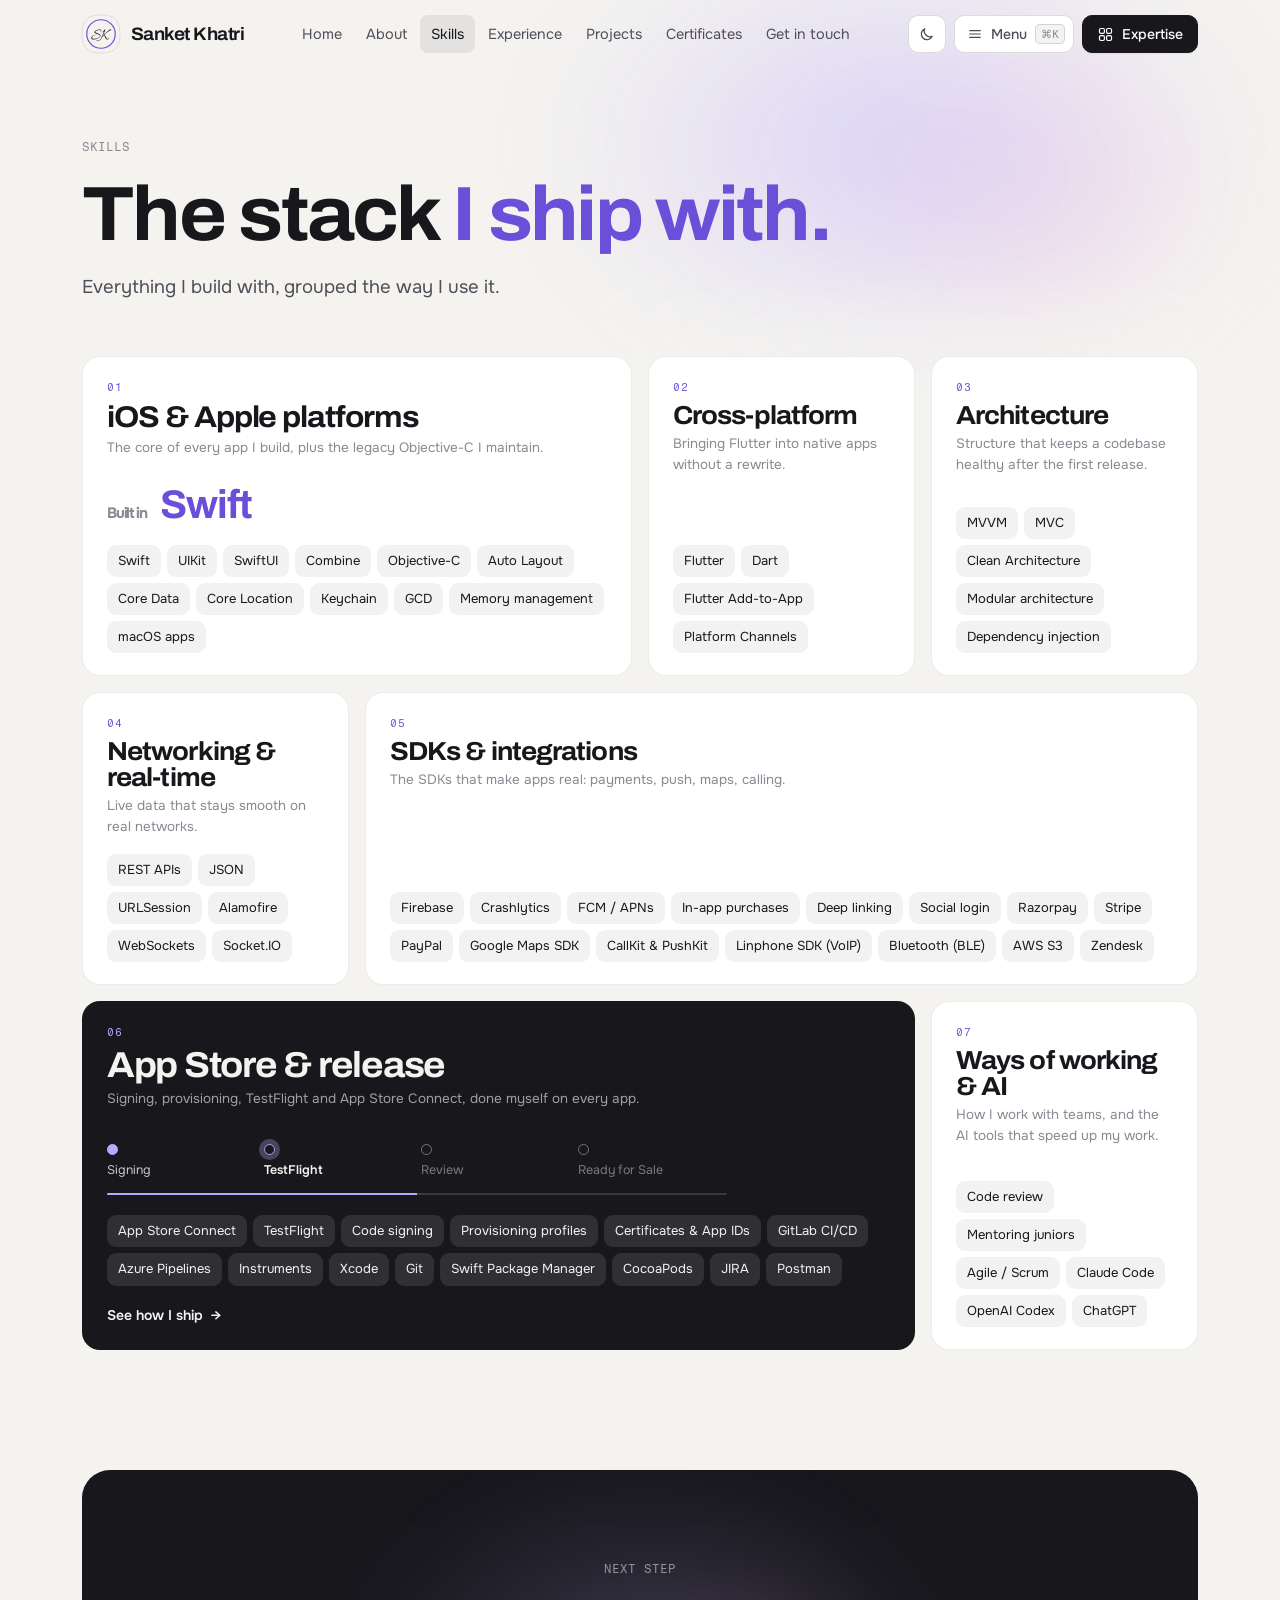
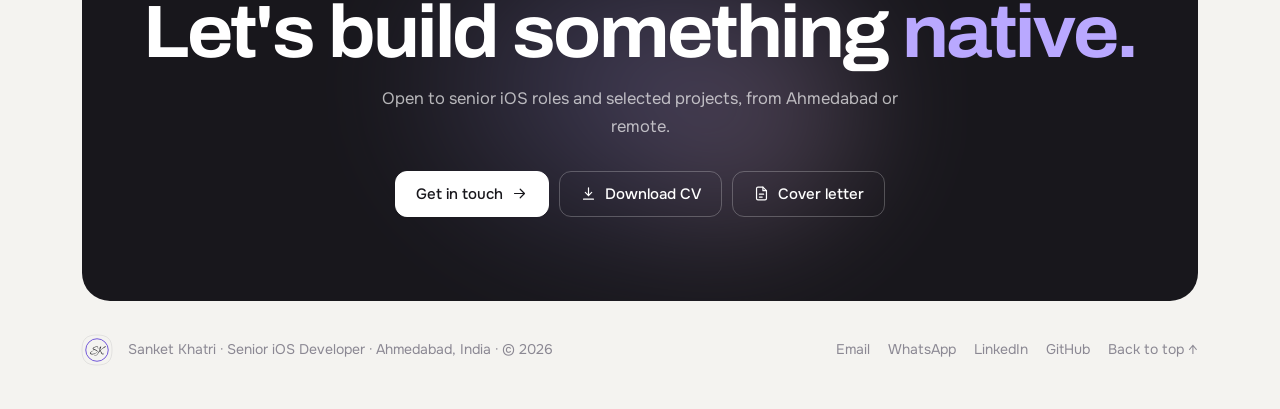
<file: skills.html>
<!doctype html>
<html lang="en">
<head>
  <meta charset="utf-8" />
  <script>try{var t=localStorage.getItem('sk-theme');if(t==='dark'||t==='light')document.documentElement.setAttribute('data-theme',t);}catch(e){}</script>
  <meta name="viewport" content="width=device-width, initial-scale=1, viewport-fit=cover" />
  <title>Skills — Sanket Khatri, Senior iOS Developer</title>
  <meta name="description" content="The stack Sanket Khatri builds with: Swift, UIKit, Objective-C, SwiftUI, Flutter Add-to-App, real-time networking, and App Store publishing with TestFlight, code signing and App Store Connect." />
  <meta property="og:title" content="Skills — Sanket Khatri, Senior iOS Developer" />
  <meta property="og:description" content="The stack Sanket Khatri builds with: Swift, UIKit, Objective-C, SwiftUI, Flutter Add-to-App, real-time networking, and App Store publishing with TestFlight, code signing and App Store Connect." />
  <meta property="og:type" content="website" />
  <link rel="canonical" href="https://sanketk2020.github.io/skills.html" />
  <meta name="author" content="Sanket Khatri" />
  <meta property="og:url" content="https://sanketk2020.github.io/skills.html" />
  <meta property="og:site_name" content="Sanket Khatri" />
  <meta property="og:image" content="https://sanketk2020.github.io/share.png" />
  <meta property="og:image:width" content="1200" />
  <meta property="og:image:height" content="630" />
  <meta property="og:image:alt" content="Sanket Khatri, Senior iOS Developer: native iOS apps, engineered to ship." />
  <meta name="twitter:card" content="summary_large_image" />
  <meta name="twitter:title" content="Skills — Sanket Khatri, Senior iOS Developer" />
  <meta name="twitter:image" content="https://sanketk2020.github.io/share.png" />
  <meta name="theme-color" content="#f4f3f0" />
  <link rel="icon" type="image/png" sizes="32x32" href="icon-32.png" />
  <link rel="icon" type="image/png" sizes="192x192" href="icon-192.png" />
  <link rel="apple-touch-icon" href="apple-touch-icon.png" />
  <link rel="preconnect" href="https://fonts.googleapis.com" />
  <link rel="preconnect" href="https://fonts.gstatic.com" crossorigin />
  <link href="https://fonts.googleapis.com/css2?family=Archivo:wdth,wght@62..125,100..900&family=Onest:wght@400;500;600;700&family=Fragment+Mono&family=Allura&display=swap" rel="stylesheet" />
  <link rel="stylesheet" href="site.css?v=37" />
</head>
<body data-page="skills">
  <a class="skip" href="#main">Skip to content</a>
  <main id="main"></main>
  <script src="data.js?v=37"></script>
  <script src="site.js?v=37"></script>
  <script data-goatcounter="https://sanketkhatri.goatcounter.com/count" async src="https://gc.zgo.at/count.js"></script>
  <script src="track.js" defer></script>
</body>
</html>
</file>
<file: site.css>
/* ===== shared base (same in every design; design styles follow below) ===== */
@view-transition { navigation: auto; }
::view-transition-old(root) { animation: vOut .22s ease both; }
::view-transition-new(root) { animation: vIn .42s cubic-bezier(.2,.8,.2,1) both; }
@keyframes vOut { to { opacity: 0; } }
@keyframes vIn { from { opacity: 0; transform: translateY(8px); } }
* { box-sizing: border-box; }
html { scroll-behavior: smooth; -webkit-text-size-adjust: 100%; }
body { margin: 0; background: var(--bg); color: var(--body); font: 16px/1.65 var(--sans); -webkit-font-smoothing: antialiased; overflow-x: hidden; }
body.lock { overflow: hidden; }
a { color: inherit; text-decoration: none; }
button { font: inherit; color: inherit; cursor: pointer; background: none; border: 0; padding: 0; text-align: inherit; }
img { max-width: 100%; }
h1, h2, h3, h4 { margin: 0; color: var(--ink); }
p { margin: 0 0 1em; }
:focus-visible { outline: 2px solid var(--accent); outline-offset: 3px; }
::selection { background: color-mix(in srgb, var(--accent) 22%, transparent); }
.muted { color: var(--mute); }
.ar { transition: transform .3s var(--ease); }
a:hover > .ar, button:hover > .ar { transform: translateX(3px); }
[hidden] { display: none !important; }

/* reveal on scroll */
.rv { opacity: 0; transform: translateY(16px); transition: opacity .7s var(--ease), transform .7s var(--ease); }
.rv.in { opacity: 1; transform: none; }
.d1 { transition-delay: .07s; } .d2 { transition-delay: .14s; } .d3 { transition-delay: .21s; }

/* chips, tags */
.chips { display: flex; flex-wrap: wrap; gap: 6px; }
.tag { display: inline-flex; align-items: center; gap: 5px; white-space: nowrap; }

/* App Store badge + pill */
.asbadge { display: inline-flex; align-items: center; gap: 7px; height: 40px; padding: 0 13px 0 10px; border-radius: 9px; background: #000; color: #fff; border: 1px solid #a6a6a6; cursor: pointer; white-space: nowrap; transition: transform .2s ease, box-shadow .2s ease, background .2s; }
.asbadge:hover { transform: translateY(-1px); box-shadow: 0 8px 18px -8px rgba(0,0,0,.55); }
.asbadge .apple { width: 21px; height: 21px; flex-shrink: 0; margin-top: -2px; }
.asbadge .as-txt { display: flex; flex-direction: column; line-height: 1; text-align: left; }
.asbadge small { font: 500 9.5px/1 -apple-system, 'SF Pro Text', 'Helvetica Neue', Arial, sans-serif; letter-spacing: .01em; }
.asbadge b { margin-top: 2px; font: 600 16px/1 -apple-system, 'SF Pro Display', 'Helvetica Neue', Arial, sans-serif; letter-spacing: -.02em; color: inherit; }
.asbadge.lg { height: 46px; padding: 0 16px 0 12px; }
.asbadge.lg .apple { width: 24px; height: 24px; }
.asbadge.lg b { font-size: 18px; }
.asbadge.pill { height: 30px; padding: 0 12px 0 10px; gap: 6px; border-radius: 99px; border: 0; font: 600 12.5px var(--sans); align-self: flex-start; }
.asbadge.pill .apple { width: 14px; height: 14px; }

/* modal frame */
.modal { position: fixed; inset: 0; z-index: 80; display: grid; place-items: center; padding: 20px; background: var(--scrim, rgba(10,10,12,.5)); backdrop-filter: blur(8px); -webkit-backdrop-filter: blur(8px); animation: mFd .25s ease; }
.m-box { position: relative; width: min(860px, 100%); max-height: calc(100vh - 40px); max-height: calc(100dvh - 40px); overflow: auto; overscroll-behavior: contain; background: var(--surface); color: var(--body); animation: mIn .4s var(--ease); }
.m-box.k-pub { width: min(760px, 100%); }
.m-x { position: absolute; top: 14px; right: 14px; z-index: 3; display: grid; place-items: center; width: 38px; height: 38px; border-radius: 99px; background: var(--chip, rgba(0,0,0,.06)); color: var(--ink); }
.m-x svg { width: 16px; height: 16px; }
@keyframes mFd { from { opacity: 0; } }
@keyframes mIn { from { opacity: 0; transform: translateY(18px) scale(.98); } }
.m-body { padding: 36px 40px 32px; }
.m-top { display: flex; align-items: baseline; gap: 16px; padding-right: 44px; }
.m-tags { margin: 16px 0 14px; }
.m-body h4 { margin: 22px 0 10px; }
.m-body ul { margin: 0; padding-left: 18px; }
.m-body li { margin-bottom: 5px; }
.m-btns { display: flex; flex-wrap: wrap; align-items: center; gap: 10px; margin-top: 26px; }
.m-cert { padding: 24px; }
.m-cert .frame { padding: 12px; }
.m-cert img { display: block; width: 100%; background: #fff; }
.m-cert .bar { display: flex; justify-content: space-between; align-items: center; flex-wrap: wrap; gap: 14px; margin-top: 18px; }
.m-cert .row-btns { display: flex; flex-wrap: wrap; gap: 10px; }
.m-pub { position: relative; padding: 38px 40px 34px; }
.mp-head h2 { margin: 12px 0 12px; padding-right: 40px; }
.mp-stats { display: grid; grid-template-columns: repeat(3, 1fr); gap: 10px; margin: 24px 0 26px; }
.mp-stats small { display: block; margin-top: 6px; font-size: 12.5px; }
.mp-steps { position: relative; list-style: none; margin: 0; padding: 0; display: grid; gap: 4px; }
.mp-steps li { position: relative; display: flex; gap: 16px; padding: 10px 0; animation: mpIn .5s var(--ease) both; }
.mp-steps li:nth-child(2) { animation-delay: .08s; } .mp-steps li:nth-child(3) { animation-delay: .16s; } .mp-steps li:nth-child(4) { animation-delay: .24s; }
@keyframes mpIn { from { opacity: 0; transform: translateY(10px); } }
.mp-ic { display: grid; place-items: center; width: 40px; height: 40px; flex-shrink: 0; }
.mp-ic svg { width: 19px; height: 19px; }
.mp-steps i { display: block; font: 500 10.5px var(--mono); font-style: normal; letter-spacing: .12em; text-transform: uppercase; }
.mp-steps b { display: block; margin: 2px 0 3px; font-size: 16px; color: var(--ink); }
.mp-steps small { display: block; font-size: 13.5px; line-height: 1.5; }
.mp-live { margin-top: 24px; padding-top: 22px; border-top: 1px solid var(--line); }
.mp-live h4 { margin: 0 0 12px; }
.mp-pills { display: flex; flex-wrap: wrap; gap: 8px; }
.mp-foot { display: flex; flex-wrap: wrap; gap: 10px; margin-top: 26px; }

/* form */
.form { display: grid; gap: 14px; }
.form .two { display: grid; grid-template-columns: 1fr 1fr; gap: 14px; }
.form label { display: grid; gap: 6px; font-size: 13px; font-weight: 600; color: var(--ink); }
.form input, .form select, .form textarea { width: 100%; font: 15px var(--sans); color: var(--ink); background: var(--field, transparent); border: 1px solid var(--line2, var(--line)); padding: 12px 14px; outline: none; transition: border-color .2s; }
.form input:focus, .form select:focus, .form textarea:focus { border-color: var(--accent); }
.form textarea { resize: vertical; }
.form .btn { justify-self: start; }

/* cover letter sheet */
.lt-btns { display: flex; flex-wrap: wrap; gap: 10px; margin-bottom: 24px; }
.letter { max-width: 820px; padding: 56px 64px 60px; background: #fffefb; color: #1e1e1c; font: 15.5px/1.75 var(--sans); box-shadow: 0 30px 70px -40px rgba(0,0,0,.45); border: 1px solid rgba(0,0,0,.08); border-top: 5px solid var(--accent); }
.letter h2 { font-size: 34px; color: #111; }
.lt-role { margin: 4px 0 10px; color: var(--accent); font-weight: 600; }
.lt-meta { margin: 0; font-size: 13.5px; color: #6b675f; }
.lt-meta a { color: var(--accent); }
.lt-head { padding-bottom: 20px; margin-bottom: 26px; border-bottom: 1px solid rgba(0,0,0,.1); }
.lt-date { color: #6b675f; }
.lt-sign span { color: #6b675f; }

@media (max-width: 680px) {
  .m-body, .m-pub { padding: 26px 20px 24px; }
  .m-cert { padding: 16px; }
  .form .two { grid-template-columns: 1fr; }
  .letter { padding: 30px 22px; font-size: 15px; }
}
@media (prefers-reduced-motion: reduce) {
  @view-transition { navigation: none; }
  *, *::before, *::after { animation-duration: .01ms !important; animation-iteration-count: 1 !important; transition-duration: .01ms !important; }
  .rv { opacity: 1; transform: none; }
}
@media print {
  body { background: #fff; }
  .modal, .no-print { display: none !important; }
  .rv { opacity: 1 !important; transform: none !important; }
  body[data-page="cover"] main > *:not(.letter) { display: none !important; }
  .letter { box-shadow: none; border: 0; padding: 0; max-width: none; }
}
.skip { position: absolute; left: -999px; top: 10px; z-index: 99; padding: 8px 14px; background: var(--surface); color: var(--ink); }
.skip:focus { left: 10px; }

/* effects layer + speciality overlays */
.fx { position: fixed; z-index: 90; pointer-events: none; }
.spx { position: fixed; inset: 0; z-index: 85; overflow: auto; overscroll-behavior: contain; }
.spx-x { position: absolute; top: 18px; right: 18px; z-index: 5; display: inline-flex; align-items: center; gap: 8px; height: 40px; padding: 0 16px; font: 600 13.5px var(--sans); cursor: pointer; }
.spx-x svg { width: 16px; height: 16px; }
@media (prefers-reduced-motion: reduce) { .fx { display: none; } }

/* ===== Lilac — calm and precise: warm stone, graphite, one lilac accent; a ⌘K menu and a release board ===== */
:root {
  --bg: #f4f3f0; --surface: #ffffff; --ink: #18171c; --body: #4f4d57; --mute: #8b8893; --line: rgba(24,23,28,.08); --line2: rgba(24,23,28,.15);
  --li: #6b4fd8; --li2: #b9a8ff; --tint: #efebff; --dark: #18171c; --accent: #6b4fd8; --live: #2a9d5c;
  --serif: 'Literata', Georgia, serif; --sans: 'Onest', system-ui, sans-serif; --mono: 'Fragment Mono', ui-monospace, Menlo, monospace;
  --ease: cubic-bezier(.2,.8,.2,1); --w: 1180px; --scrim: rgba(24,23,28,.4); --chip: rgba(24,23,28,.055); --field: #f4f3f0;
  --sh: 0 1px 2px rgba(24,23,28,.04), 0 16px 36px -26px rgba(24,23,28,.3);
}
body { font: 16.5px/1.7 var(--sans); }
h1, h2, h3 { font-family: var(--serif); font-weight: 400; letter-spacing: -.02em; line-height: 1.06; }
em { font-style: italic; color: var(--li); }
.content { max-width: var(--w); margin: 0 auto; padding: 0 32px; }
.eyebrow { display: inline-flex; align-items: center; gap: 9px; font: 400 12px var(--mono); letter-spacing: .08em; text-transform: uppercase; color: var(--mute); }
.live { width: 7px; height: 7px; border-radius: 50%; background: var(--live); box-shadow: 0 0 0 4px rgba(42,157,92,.14); }
.muted { color: var(--mute); }
.mesh { position: absolute; z-index: -1; pointer-events: none; width: 560px; height: 420px; border-radius: 50%; background: radial-gradient(closest-side, rgba(185,168,255,.55), transparent), radial-gradient(closest-side at 70% 60%, rgba(255,196,214,.4), transparent); filter: blur(50px); opacity: .7; translate: calc(var(--mx, 0) * 40px) calc(var(--my, 0) * 30px); transition: translate .6s var(--ease); }

/* buttons, chips, tags */
.btn { display: inline-flex; align-items: center; justify-content: center; gap: 8px; height: 46px; padding: 0 20px; border-radius: 12px; border: 1px solid var(--line2); background: var(--surface); color: var(--ink); font: 500 15px var(--sans); white-space: nowrap; box-shadow: 0 1px 2px rgba(24,23,28,.05); transition: background .2s, border-color .2s, color .2s, transform .2s var(--ease); }
.btn svg { width: 17px; height: 17px; }
.btn:hover { border-color: var(--ink); }
.btn:active { transform: scale(.98); }
.btn.pri { background: var(--ink); border-color: var(--ink); color: #fff; }
.btn.pri:hover { background: var(--li); border-color: var(--li); }
.btn.ghost { background: transparent; box-shadow: none; }
.btn.light { background: #fff; border-color: #fff; color: var(--ink); }
.btn.light:hover { background: var(--tint); }
.btn.on-dark { background: transparent; border-color: rgba(255,255,255,.24); color: #fff; box-shadow: none; }
.btn.on-dark:hover { border-color: #fff; }
.btn.sm { height: 38px; padding: 0 14px; font-size: 14px; border-radius: 10px; }
.btn:disabled { opacity: .6; }
.row-btns { display: flex; flex-wrap: wrap; gap: 10px; }
.more, .lnk { display: inline-flex; align-items: center; gap: 6px; font: 500 14.5px var(--sans); color: var(--li); white-space: nowrap; }
.more svg, .lnk svg { width: 15px; height: 15px; }
.chip { padding: 3px 10px; border-radius: 7px; background: var(--chip); font-size: 12.5px; color: var(--body); }
.chip.core { background: var(--tint); color: var(--li); font-weight: 500; }
.tag { height: 24px; padding: 0 9px; border-radius: 7px; background: var(--chip); font-size: 11.5px; font-weight: 500; color: var(--mute); }
.tag.live { color: var(--live); background: rgba(42,157,92,.1); }
.tag.gold { color: #8a5a12; background: rgba(214,160,60,.16); }
.tag.dev { color: var(--li); background: var(--tint); }
.asbadge.pill { position: relative; z-index: 2; }
.hit { position: absolute; inset: 0; z-index: 1; border-radius: inherit; }
kbd { display: inline-grid; place-items: center; min-width: 22px; height: 20px; padding: 0 5px; border-radius: 5px; border: 1px solid var(--line2); background: var(--bg); font: 400 11px var(--mono); color: var(--mute); }

/* header */
.top { position: sticky; top: 0; z-index: 50; transition: background .3s, box-shadow .3s; }
.top.scrolled { background: rgba(244,243,240,.82); box-shadow: 0 1px 0 var(--line); backdrop-filter: blur(16px) saturate(1.5); -webkit-backdrop-filter: blur(16px) saturate(1.5); }
.top-in { display: flex; align-items: center; gap: 20px; max-width: var(--w); height: 68px; margin: 0 auto; padding: 0 32px; }
.wm { display: flex; align-items: center; gap: 10px; flex-shrink: 0; }
.mk { display: grid; place-items: center; width: 32px; height: 32px; border-radius: 9px; background: var(--ink); color: #fff; font: italic 400 14px var(--serif); }
.mk.sm { width: 28px; height: 28px; font-size: 12px; border-radius: 8px; }
.wm b { font: 500 17px var(--sans); color: var(--ink); letter-spacing: -.01em; }
.nav { display: flex; gap: 2px; margin: 0 auto; }
.nav a { padding: 7px 11px; border-radius: 8px; font-size: 14.5px; color: var(--body); white-space: nowrap; transition: background .2s, color .2s; }
.nav a:hover { background: var(--chip); color: var(--ink); }
.nav a.on { color: var(--ink); background: rgba(24,23,28,.07); }
.acts { display: flex; align-items: center; gap: 8px; flex-shrink: 0; }
.kbtn { display: inline-flex; align-items: center; gap: 8px; height: 38px; padding: 0 8px 0 12px; border-radius: 10px; border: 1px solid var(--line2); background: var(--surface); color: var(--body); font: 500 14px var(--sans); }
.kbtn svg { width: 16px; height: 16px; }
.kbtn:hover { border-color: var(--ink); color: var(--ink); }

/* ⌘K command menu */
.cmdk { position: fixed; inset: 0; z-index: 90; display: flex; justify-content: center; align-items: flex-start; padding: 12vh 16px 16px; background: rgba(24,23,28,.3); backdrop-filter: blur(6px); -webkit-backdrop-filter: blur(6px); animation: mFd .2s ease; }
.ck-box { width: min(600px, 100%); max-height: 70vh; display: flex; flex-direction: column; border-radius: 18px; background: var(--surface); box-shadow: 0 40px 90px -30px rgba(24,23,28,.6), 0 0 0 1px var(--line); overflow: hidden; animation: mIn .3s var(--ease); }
.ck-in { display: flex; align-items: center; gap: 10px; padding: 14px 16px; border-bottom: 1px solid var(--line); }
.ck-in svg { width: 18px; height: 18px; color: var(--li); }
.ck-in input { flex: 1; border: 0; outline: 0; background: none; font: 400 17px var(--sans); color: var(--ink); }
.ck-list { overflow-y: auto; padding: 6px; }
.ck-i { display: flex; align-items: center; gap: 12px; width: 100%; padding: 10px 12px; border-radius: 10px; text-align: left; color: var(--ink); }
.ck-i:hover, .ck-i.sel { background: var(--tint); }
.ck-ic { display: grid; place-items: center; width: 30px; height: 30px; flex-shrink: 0; border-radius: 8px; background: var(--chip); color: var(--body); }
.ck-i.sel .ck-ic { background: var(--li); color: #fff; }
.ck-ic svg { width: 16px; height: 16px; }
.ck-i b { flex: 1; font-weight: 500; font-size: 15px; }
.ck-i small { font: 400 11.5px var(--mono); color: var(--mute); }
.ck-none { padding: 18px; text-align: center; color: var(--mute); margin: 0; }

/* hero */
.hero { position: relative; padding: 80px 0 40px; }
.mesh.big { right: -120px; top: -40px; width: 760px; height: 560px; }
.hero h1 { max-width: 1000px; margin: 22px 0 34px; font-size: clamp(44px, 6vw, 86px); line-height: 1.02; }
.h-row { display: grid; grid-template-columns: 1.1fr .9fr; gap: 56px; align-items: start; margin-bottom: 30px; }
.lede { font-size: 19px; margin: 0; }
.kv { margin: 0; border-top: 1px solid var(--line2); }
.kv div { display: grid; grid-template-columns: 120px 1fr; gap: 16px; padding: 12px 0; border-bottom: 1px solid var(--line); }
.kv dt { font: 400 12px var(--mono); letter-spacing: .06em; text-transform: uppercase; color: var(--mute); padding-top: 3px; }
.kv dd { margin: 0; color: var(--ink); font-weight: 500; }
.kv.grid { display: grid; grid-template-columns: 1fr 1fr; column-gap: 28px; }
.kv.grid div { grid-template-columns: 1fr; gap: 2px; }
.kv.strip { display: grid; grid-template-columns: repeat(4, 1fr); column-gap: 24px; margin-bottom: 30px; }
.kv.strip div { grid-template-columns: 1fr; gap: 2px; }
.kv.strip dd { font: 400 26px var(--serif); }

/* speciality band */
.ship { position: relative; display: grid; grid-template-columns: .9fr 1.1fr; gap: 48px; align-items: center; margin: 60px 0 0; padding: 54px; border-radius: 28px; background: var(--dark); color: rgba(255,255,255,.68); overflow: hidden; }
.ship h2, .cta h2 { margin: 14px 0 14px; color: #fff; font-size: clamp(34px, 4vw, 52px); }
.ship em, .cta em { color: var(--li2); }
.ship .eyebrow, .cta .eyebrow { color: rgba(255,255,255,.5); }
.ship p { margin-bottom: 26px; }
.mini-board { display: grid; grid-template-columns: repeat(3, minmax(0, 1fr)); gap: 10px; }
.mb-col { display: grid; align-content: start; gap: 8px; padding: 10px; border-radius: 14px; background: rgba(255,255,255,.04); border: 1px solid rgba(255,255,255,.07); }
.mb-col small { font: 400 11.5px var(--mono); color: rgba(255,255,255,.55); }
.mb-col small i { font-style: normal; margin-left: 4px; color: rgba(255,255,255,.35); }
.mb-c { display: block; padding: 9px 10px; border-radius: 9px; background: #232229; border: 1px solid rgba(255,255,255,.07); border-left: 3px solid var(--c); color: #fff; font-size: 13px; line-height: 1.35; }
.mb-c i { display: block; font: 400 10.5px var(--mono); font-style: normal; color: rgba(255,255,255,.45); margin-bottom: 2px; }

/* section heads */
.sec-h { display: flex; align-items: flex-end; gap: 22px; margin: 110px 0 30px; }
.sec-h > div { flex: 1; }
.sec-h h2 { margin-top: 10px; font-size: clamp(36px, 4.4vw, 56px); }
.sec-n { font: 400 13px var(--mono); color: var(--li); padding-bottom: 10px; }
.sec-n.sm { display: block; padding: 0; margin-bottom: 12px; }

/* apps table */
.tbl { border-top: 1px solid var(--line2); }
.tr { position: relative; display: grid; grid-template-columns: 26px minmax(0, 1.5fr) minmax(0, .8fr) minmax(0, .8fr) 110px auto; align-items: center; gap: 18px; padding: 16px 10px; border-bottom: 1px solid var(--line); transition: background .2s; }
.tr:not(.th):hover { background: rgba(255,255,255,.7); }
.th { padding: 10px; font: 400 11.5px var(--mono); letter-spacing: .06em; text-transform: uppercase; color: var(--mute); }
.st { display: grid; place-items: center; }
.sti { width: 16px; height: 16px; }
.st.done { color: var(--live); }
.st.shipped { color: var(--mute); }
.st.doing { color: var(--li); }
.t-name b { display: block; font: 400 22px/1.2 var(--serif); color: var(--ink); }
.t-name small { display: block; font-size: 13.5px; color: var(--mute); overflow: hidden; text-overflow: ellipsis; white-space: nowrap; }
.t-dom { display: inline-flex; align-items: center; gap: 8px; font-size: 14px; color: var(--body); }
.t-dom i { width: 8px; height: 8px; border-radius: 50%; background: var(--a); flex-shrink: 0; }
.t-stack, .t-yr { font: 400 12.5px var(--mono); color: var(--mute); }
.t-end { display: flex; align-items: center; justify-content: flex-end; gap: 8px; flex-wrap: wrap; }
.t-end .asbadge.pill { align-self: center; }
.legend { display: flex; align-items: center; flex-wrap: wrap; gap: 6px 10px; margin-top: 14px; font-size: 13px; color: var(--mute); }
.legend .st { display: inline-grid; margin-left: 8px; }

/* services, process */
.svc { list-style: none; margin: 0; padding: 0; display: grid; grid-template-columns: repeat(4, minmax(0, 1fr)); gap: 1px; background: var(--line); border: 1px solid var(--line); border-radius: 20px; overflow: hidden; }
.sv { padding: 28px 24px; background: var(--surface); }
.sv-ic { display: grid; place-items: center; width: 40px; height: 40px; margin-bottom: 18px; border-radius: 11px; background: var(--tint); color: var(--li); }
.sv-ic svg { width: 19px; height: 19px; }
.sv h3 { margin-bottom: 10px; font-size: 24px; }
.sv p { margin: 0; font-size: 15px; }

/* drifting words */
.words { margin: 90px calc(50% - 50vw) 0; overflow: hidden; white-space: nowrap; }
.words span { display: inline-block; padding-left: 4vw; font: italic 300 clamp(40px, 7vw, 96px)/1.1 var(--serif); color: rgba(24,23,28,.1); }

/* timeline */
.tl { display: grid; grid-template-columns: repeat(4, minmax(0, 1fr)); border-top: 1px solid var(--line2); }
.tl-i { position: relative; padding: 24px 20px 6px 0; }
.tl-i::before { content: ""; position: absolute; top: -4px; left: 0; width: 7px; height: 7px; border-radius: 50%; background: var(--ink); }
.tl-i.cur::before { background: var(--li); box-shadow: 0 0 0 5px rgba(107,79,216,.18); }
.tl-y { font: 400 12.5px var(--mono); color: var(--li); }
.tl-i b { display: block; margin: 8px 0 3px; font: 400 22px/1.2 var(--serif); color: var(--ink); }
.tl-i small { font-size: 14px; color: var(--mute); }

/* certificates */
.certs { display: grid; grid-template-columns: repeat(4, minmax(0, 1fr)); gap: 16px; }
.cert { display: flex; flex-direction: column; gap: 3px; text-align: left; }
.ct-img { display: block; aspect-ratio: 1.41; margin-bottom: 12px; border-radius: 14px; overflow: hidden; background: #fff; box-shadow: var(--sh); }
.ct-img img { display: block; width: 100%; height: 100%; object-fit: cover; transition: scale .6s var(--ease); }
.cert:hover .ct-img img { scale: 1.04; }
.cert b { font-size: 15px; font-weight: 500; line-height: 1.35; color: var(--ink); }
.cert small { font-size: 13px; color: var(--mute); }

/* call to action + footer */
.cta { position: relative; isolation: isolate; margin: 120px 0 0; padding: 84px 40px; border-radius: 28px; background: var(--dark); color: rgba(255,255,255,.68); text-align: center; overflow: hidden; }
.cta .mesh { left: 50%; top: 50%; margin: -210px 0 0 -280px; opacity: .45; z-index: -1; }
.cta h2 { font-size: clamp(42px, 5.8vw, 80px); }
.cta p { max-width: 520px; margin: 0 auto 30px; }
.cta .row-btns { justify-content: center; }
.foot { display: flex; align-items: center; flex-wrap: wrap; gap: 12px 16px; padding: 34px 0 44px; font-size: 14px; color: var(--mute); }
.soc { display: flex; flex-wrap: wrap; gap: 4px 18px; margin-left: auto; }
.soc a:hover { color: var(--li); }

/* page heads */
.phead { position: relative; padding: 64px 0 46px; }
.phead h1 { margin: 16px 0 18px; font-size: clamp(44px, 6vw, 84px); line-height: 1.02; }
.phead p { max-width: 640px; font-size: 18.5px; margin: 0; }

/* about: a big portrait */
.about { display: grid; grid-template-columns: minmax(0, 1fr) minmax(0, 1fr); gap: 60px; align-items: start; }
.portrait { position: sticky; top: 96px; margin: 0; }
.pf { position: relative; aspect-ratio: 4 / 5; border-radius: 24px; overflow: hidden; background: #1b1a20; box-shadow: 0 50px 90px -50px rgba(24,23,28,.7); }
.pf::after { content: ""; position: absolute; inset: 0; border-radius: inherit; box-shadow: inset 0 0 0 1px rgba(255,255,255,.08); background: linear-gradient(to top, rgba(107,79,216,.22), transparent 40%); mix-blend-mode: multiply; pointer-events: none; }
.pt-img { position: absolute; inset: -8% 0; background: url(assets/portrait.webp) 50% 16% / cover no-repeat; transition: scale 1.2s var(--ease); }
.pf:hover .pt-img { scale: 1.03; }
.portrait figcaption { display: flex; justify-content: space-between; margin-top: 12px; font: 400 12px var(--mono); letter-spacing: .06em; text-transform: uppercase; color: var(--mute); }
.ab-r { display: grid; gap: 30px; }
.prose { font-size: 17.5px; }
.prose .row-btns { margin-top: 26px; }
.oss, .edu { display: grid; grid-template-columns: 1fr 1fr; gap: 16px; }
.os, .ed { display: flex; flex-direction: column; gap: 8px; padding: 28px; border-radius: 20px; background: var(--surface); box-shadow: var(--sh); transition: transform .3s var(--ease); }
a.os:hover { transform: translateY(-3px); }
.os small { font: 400 12px var(--mono); color: var(--li); }
.os b, .ed b { font: 400 30px var(--serif); color: var(--ink); }
.ed b { font-size: 24px; }
.os p { margin: 0; }
.os .more { margin-top: auto; }
.ed small { color: var(--mute); }

/* skills */
.skills { display: grid; grid-template-columns: 1fr 1fr; gap: 16px; }
.sk { padding: 28px; border-radius: 20px; background: var(--surface); box-shadow: var(--sh); }
.sk-h .sec-n { margin-bottom: 8px; }
.sk h3 { font-size: 28px; }
.sk p { margin: 8px 0 16px; color: var(--mute); }
.sk.hot { background: var(--dark); color: rgba(255,255,255,.75); }
.sk.hot h3 { color: #fff; }
.sk.hot .sec-n { color: var(--li2); }
.sk.hot p { color: rgba(255,255,255,.55); }
.sk.hot .chip { background: rgba(255,255,255,.08); color: rgba(255,255,255,.85); }
.sk.hot .chip.core { background: var(--li2); color: var(--ink); }
.sk.hot .btn { margin-top: 20px; }

/* experience */
.jobs { display: grid; gap: 14px; }
.job { display: grid; grid-template-columns: 200px 1fr; gap: 30px; padding: 30px 32px; border-radius: 22px; background: var(--surface); box-shadow: var(--sh); }
.job.cur { box-shadow: 0 0 0 1.5px var(--li), var(--sh); }
.job-l { display: grid; gap: 10px; justify-items: start; align-content: start; }
.job-l small { color: var(--mute); }
.job-b h3 { font-size: 32px; }
.co { margin: 6px 0 16px; color: var(--li); font-weight: 500; }
.job-b ul { margin: 0 0 20px; padding-left: 18px; }
.job-b li { margin-bottom: 6px; }

/* projects */
.filters { display: flex; flex-wrap: wrap; gap: 6px; margin-bottom: 22px; }
.filters button { height: 36px; padding: 0 13px; border-radius: 9px; border: 1px solid var(--line2); background: var(--surface); font-size: 14px; color: var(--body); transition: background .2s, color .2s, border-color .2s; }
.filters button:hover { border-color: var(--ink); }
.filters button.on { background: var(--ink); border-color: var(--ink); color: #fff; }
.filters sup { font: 400 10.5px var(--mono); opacity: .6; }

/* contact */
.contact { display: grid; grid-template-columns: minmax(0, 1fr) minmax(0, 1fr); gap: 44px; align-items: start; }
.mega { display: inline-block; font: 400 clamp(26px, 3.4vw, 42px)/1.15 var(--serif); color: var(--ink); border-bottom: 1px solid var(--line2); word-break: break-all; transition: color .2s, border-color .2s; }
.mega:hover { color: var(--li); border-color: var(--li); }
.contact .muted { margin: 14px 0 20px; }
.list { border-radius: 20px; background: var(--surface); box-shadow: var(--sh); overflow: hidden; }
.lrow { display: grid; grid-template-columns: 32px 110px minmax(0, 1fr) 18px; align-items: center; gap: 12px; width: 100%; padding: 13px 18px; border-top: 1px solid var(--line); text-align: left; transition: background .2s; }
.lrow:first-child { border-top: 0; }
.lrow:hover { background: var(--tint); }
.lr-ic { display: grid; place-items: center; width: 32px; height: 32px; border-radius: 9px; background: var(--tint); color: var(--li); }
.lr-ic svg { width: 16px; height: 16px; }
.lrow b { font-weight: 500; color: var(--ink); }
.lrow > span:not(.lr-ic) { color: var(--body); overflow: hidden; text-overflow: ellipsis; white-space: nowrap; }
.lrow > svg { width: 16px; height: 16px; color: var(--mute); }
.formcard { padding: 32px; border-radius: 22px; background: var(--surface); box-shadow: var(--sh); }
.formcard h3 { font-size: 32px; margin: 12px 0 6px; }
.form input, .form select, .form textarea { border-radius: 10px; background: var(--bg); border-color: transparent; }

/* modal + letter */
.m-box { border-radius: 22px; box-shadow: 0 40px 90px -40px rgba(24,23,28,.6); }
.m-idx { font: italic 400 40px var(--serif); color: var(--li); }
.m-app h2 { font-size: 38px; }
.m-body h4 { font: 400 11.5px var(--mono); letter-spacing: .08em; text-transform: uppercase; color: var(--mute); }
.m-cert .frame { border-radius: 14px; background: var(--bg); }
.m-cert h2 { font-size: 26px; }
.letter { border-radius: 8px; border-top-color: var(--li); }
.letter h2 { font-family: var(--serif); font-weight: 400; }

/* pointer: a label that says what a click will do */
.hint { position: fixed; left: 0; top: 0; z-index: 95; padding: 5px 10px; border-radius: 8px; background: var(--ink); color: #fff; font: 500 12.5px var(--sans); white-space: nowrap; pointer-events: none; opacity: 0; scale: .85; transform-origin: 0 0; transition: opacity .18s, scale .25s var(--ease); box-shadow: 0 10px 24px -10px rgba(24,23,28,.6); }
.hint.on { opacity: 1; scale: 1; }
/* click: a checkmark draws itself */
.tick { width: 48px; height: 48px; margin: -24px 0 0 -24px; }
.tick svg { width: 100%; height: 100%; overflow: visible; }
.tick circle { fill: var(--tint); stroke: var(--li); stroke-width: 2; stroke-dasharray: 132; stroke-dashoffset: 132; animation: tkC .5s var(--ease) forwards, tkF 1.3s ease forwards; transform-origin: center; }
.tick path { fill: none; stroke: var(--li); stroke-width: 3; stroke-linecap: round; stroke-linejoin: round; stroke-dasharray: 32; stroke-dashoffset: 32; animation: tkP .35s .35s var(--ease) forwards, tkF 1.3s ease forwards; }
@keyframes tkC { to { stroke-dashoffset: 0; } }
@keyframes tkP { to { stroke-dashoffset: 0; } }
@keyframes tkF { 0%, 70% { opacity: 1; } to { opacity: 0; } }

/* ---------- Speciality: the release board ---------- */
.spx.board { background: rgba(244,243,240,.97); opacity: 0; transition: opacity .35s; }
.spx.board.open { opacity: 1; }
.spx.board.closing { opacity: 0; }
.kb-wrap { width: min(1120px, 100%); margin: 0 auto; padding: 40px 28px 60px; transform: translateY(14px); transition: transform .5s var(--ease); }
.board.open .kb-wrap { transform: none; }
.kb-head { display: flex; align-items: flex-start; justify-content: space-between; gap: 20px; }
.kb-head h2 { margin: 10px 0 6px; font-size: clamp(32px, 4vw, 46px); }
.kb-prog { margin: 24px 0 18px; }
.kb-stages { display: flex; flex-wrap: wrap; gap: 8px; margin-bottom: 12px; }
.kb-stages span { display: inline-flex; align-items: center; gap: 7px; height: 30px; padding: 0 12px; border-radius: 99px; background: var(--surface); border: 1px solid var(--line); font-size: 13px; color: var(--mute); transition: background .3s, color .3s, border-color .3s; }
.kb-stages i { width: 8px; height: 8px; border-radius: 50%; background: var(--c); opacity: .4; }
.kb-stages span.on { color: var(--ink); border-color: var(--c); box-shadow: 0 0 0 3px color-mix(in srgb, var(--c) 15%, transparent); }
.kb-stages span.on i, .kb-stages span.ok i { opacity: 1; }
.kb-stages span.ok { color: var(--ink); }
.kb-bar { height: 6px; border-radius: 6px; background: rgba(24,23,28,.08); overflow: hidden; }
.kb-bar i { display: block; height: 100%; width: calc(var(--p, 0) * 100%); background: linear-gradient(90deg, var(--li), var(--live)); transition: width .5s var(--ease); }
.kb-count { display: block; margin-top: 6px; font: 400 12px var(--mono); color: var(--mute); }
.kb-cols { display: grid; grid-template-columns: repeat(3, minmax(0, 1fr)); gap: 14px; }
.kcol { min-height: 300px; padding: 12px; border-radius: 18px; background: rgba(24,23,28,.04); }
.kcol header { display: flex; align-items: center; gap: 8px; padding: 2px 4px 12px; }
.kh-ic { display: grid; color: var(--mute); }
.kcol[data-col="doing"] .kh-ic { color: var(--li); }
.kcol[data-col="done"] .kh-ic { color: var(--live); }
.kcol header b { font-size: 14px; font-weight: 600; color: var(--ink); }
.kh-n { font: 400 12px var(--mono); font-style: normal; color: var(--mute); }
.kcol-b { display: grid; gap: 8px; }
.kc { padding: 11px 12px; border-radius: 12px; background: var(--surface); box-shadow: 0 1px 2px rgba(24,23,28,.06), 0 0 0 1px var(--line); }
.kc.doing { box-shadow: 0 0 0 1.5px var(--li), 0 12px 24px -14px rgba(107,79,216,.5); }
.kc-top { display: flex; align-items: center; gap: 8px; margin-bottom: 6px; }
.kc-st { display: grid; color: var(--mute); }
.kc.doing .kc-st { color: var(--li); }
.kc.done .kc-st { color: var(--live); }
.kc-top i { font: 400 11.5px var(--mono); font-style: normal; color: var(--mute); }
.kc-av { display: grid; place-items: center; width: 20px; height: 20px; margin-left: auto; border-radius: 50%; background: var(--ink); color: #fff; font: italic 400 9px var(--serif); }
.kc b { display: block; font-size: 14.5px; font-weight: 500; color: var(--ink); line-height: 1.35; }
.kc.done b { color: var(--mute); }
.kc-tag { display: inline-flex; align-items: center; gap: 6px; margin-top: 8px; font-size: 12px; color: var(--body); }
.kc-tag::before { content: ""; width: 7px; height: 7px; border-radius: 2px; background: var(--c); }
.kb-end { display: flex; gap: 18px; margin-top: 22px; padding: 26px; border-radius: 20px; background: var(--dark); color: rgba(255,255,255,.7); opacity: .25; transition: opacity .6s; }
.board.done .kb-end { opacity: 1; }
.kb-check { display: grid; color: var(--live); }
.kb-check .sti { width: 34px; height: 34px; }
.kb-end h3 { color: #fff; font-size: clamp(26px, 3vw, 34px); }
.kb-end em { color: var(--li2); }
.kb-stats { display: flex; flex-wrap: wrap; gap: 6px 22px; margin: 12px 0 16px; }
.kb-stats b { color: #fff; font: 400 22px var(--serif); }
.kb-end .row-btns { margin-top: 18px; }
.kb-end .btn:not(.pri) { background: transparent; border-color: rgba(255,255,255,.24); color: #fff; }

/* ---------- responsive ---------- */
@media (max-width: 1180px) {
  .nav { display: none; }
  .acts { margin-left: auto; }
  .h-row { grid-template-columns: 1fr; gap: 30px; }
  .ship { grid-template-columns: 1fr; padding: 42px; gap: 30px; }
  .svc { grid-template-columns: repeat(2, minmax(0, 1fr)); }
  .tl { grid-template-columns: repeat(2, minmax(0, 1fr)); row-gap: 14px; }
  .certs { grid-template-columns: repeat(3, minmax(0, 1fr)); }
  .tr { grid-template-columns: 26px minmax(0, 1.5fr) minmax(0, .8fr) 110px auto; }
  .t-stack, .th span:nth-child(4) { display: none; }
  .about { gap: 36px; }
}
@media (max-width: 760px) {
  .content { padding: 0 18px; }
  .top-in { height: 60px; padding: 0 16px; gap: 10px; }
  .wm b { font-size: 16px; }
  .kbtn kbd { display: none; }
  .acts .btn span { display: none; }
  .acts .btn { width: 38px; padding: 0; }
  .hero { padding: 40px 0 26px; }
  .hero h1 { font-size: clamp(38px, 11vw, 56px); margin-bottom: 24px; }
  .lede { font-size: 17px; }
  .kv div { grid-template-columns: 96px 1fr; }
  .kv.grid, .kv.strip { grid-template-columns: 1fr; }
  .ship { padding: 30px 20px; border-radius: 22px; margin-top: 40px; }
  .mini-board { grid-template-columns: 1fr; }
  .mb-col { grid-template-columns: 1fr 1fr; }
  .mb-col small { grid-column: 1 / -1; }
  .sec-h { margin-top: 80px; flex-direction: column; align-items: flex-start; gap: 6px; }
  .sec-n { padding: 0; }
  .th { display: none; }
  .tr { grid-template-columns: 22px minmax(0, 1fr); gap: 4px 12px; padding: 16px 4px; }
  .t-name { grid-column: 2; }
  .t-dom, .t-yr { grid-column: 2; }
  .t-yr { margin-top: -2px; }
  .t-end { grid-column: 2; justify-content: flex-start; margin-top: 6px; }
  .tr > .st { grid-row: 1; align-self: start; margin-top: 6px; }
  .t-name small { white-space: normal; }
  .svc, .tl, .skills, .oss, .edu { grid-template-columns: minmax(0, 1fr); }
  .certs { grid-template-columns: 1fr 1fr; gap: 12px; }
  .cert b { font-size: 14px; }
  .cta { padding: 56px 22px; border-radius: 22px; margin-top: 90px; }
  .foot { flex-direction: column; align-items: flex-start; }
  .soc { margin-left: 0; }
  .phead { padding: 40px 0 30px; }
  .phead p { font-size: 17px; }
  .mesh { width: 320px; height: 260px; }
  .mesh.big { width: 380px; height: 320px; right: -100px; }
  .about { grid-template-columns: 1fr; }
  .portrait { position: relative; top: 0; }
  .sk, .os, .ed { padding: 24px 20px; }
  .job { grid-template-columns: 1fr; gap: 12px; padding: 24px 20px; }
  .job-l { display: flex; flex-wrap: wrap; align-items: center; }
  .job-b h3 { font-size: 28px; }
  .contact { grid-template-columns: minmax(0, 1fr); gap: 34px; }
  .lrow { grid-template-columns: 32px minmax(0, 1fr) 18px; }
  .lrow > span:not(.lr-ic) { grid-column: 2; grid-row: 2; }
  .lrow > svg { grid-column: 3; grid-row: 1 / span 2; }
  .formcard { padding: 24px 20px; }
  .kb-wrap { padding: 24px 16px 50px; }
  .kb-head { flex-direction: column-reverse; }
  .kb-head .btn { align-self: flex-end; }
  .kb-cols { grid-template-columns: 1fr; }
  .kcol { min-height: 0; }
  .kb-end { flex-direction: column; padding: 22px 18px; }
}
.cta, .ship { overflow-x: clip; }

/* full-screen background glow: spans the whole viewport width and runs up behind the nav, fading out softly */
.bleed { position: absolute; z-index: -1; top: -140px; bottom: -80px; left: calc(50% - 50vw); width: 100vw; overflow: hidden; pointer-events: none;
  -webkit-mask-image: linear-gradient(to bottom, #000 70%, transparent); mask-image: linear-gradient(to bottom, #000 70%, transparent); }
.bleed i { position: absolute; inset: 0; }
.bleed .mesh { z-index: auto; }
.bleed .mesh.big { left: auto; right: 2vw; top: 60px; width: min(1000px, 62vw); height: min(720px, 80%); opacity: .8; }
.bleed .mesh.alt { left: -8vw; top: -40px; width: min(760px, 46vw); height: 60%; opacity: .45; background: radial-gradient(closest-side, rgba(196,182,255,.55), transparent), radial-gradient(closest-side at 30% 70%, rgba(255,214,226,.35), transparent); }
.phead .bleed .mesh.big { top: 20px; height: min(520px, 90%); width: min(860px, 56vw); }
body { overflow-x: hidden; }
@media (max-width: 760px) {
  .bleed { top: -100px; }
  .bleed .mesh.big { right: -20vw; width: 110vw; height: 70%; }
  .bleed .mesh.alt { left: -30vw; width: 90vw; height: 45%; }
}
@media print { .top, .cta, .words { display: none !important; } }
.tr { grid-template-columns: 26px minmax(0, 1.4fr) minmax(0, .75fr) minmax(0, .8fr) 104px 330px; }
@media (max-width: 1180px) { .tr { grid-template-columns: 26px minmax(0, 1.4fr) minmax(0, .8fr) 104px 300px; } }
@media (max-width: 760px) { .tr { grid-template-columns: 22px minmax(0, 1fr); } }

/* handwritten Copperplate signature: pointed-pen strokes, written in order */
.sig { display: block; width: min(320px, 80%); height: auto; overflow: visible; }
.sig path { fill: none; stroke: var(--ink); stroke-width: 2; stroke-linecap: round; stroke-linejoin: round; }
/* the strokes wait (paused) until the signature scrolls into view, then the pen starts */
.sig path { animation-play-state: paused !important; }
.sig.in path { animation-play-state: running !important; }
@keyframes penInk { to { stroke-dashoffset: 0; } }
.sig.hero { width: min(340px, 85%); margin-top: 16px; margin-left: -10px; }
.signed { margin: 26px 0 6px; }
.signed .sig { margin-left: -14px; width: min(390px, 92%); }
.signed small { display: block; margin-top: 2px; font: 400 12px var(--mono); letter-spacing: .06em; text-transform: uppercase; color: var(--mute); }
@media print { .sig path { stroke-dashoffset: 0 !important; animation: none !important; } }
@media (max-width: 760px) { .signed .sig { margin-left: -2px; } .sig.hero { margin-left: -2px; } }


/* dark theme: chosen in the header or ⌘K, or following the system until the visitor chooses */
:root[data-theme="dark"] { color-scheme: dark; --bg: #0f0f13; --surface: #17171d; --ink: #f1eff6; --body: #b7b4c1; --mute: #85828f; --line: rgba(255,255,255,.08); --line2: rgba(255,255,255,.15); --li: #a18bff; --li2: #cdbfff; --tint: rgba(161,139,255,.14); --dark: #1b1924; --scrim: rgba(0,0,0,.6); --chip: rgba(255,255,255,.07); --field: #1d1d24; --sh: 0 1px 2px rgba(0,0,0,.35), 0 18px 40px -26px rgba(0,0,0,.85); }
:root[data-theme="dark"] .btn.pri { background: #7258e0; border-color: #7258e0; color: #fff; }
:root[data-theme="dark"] .btn.pri:hover { background: #8169ea; border-color: #8169ea; }
:root[data-theme="dark"] .btn.light { background: #fff; border-color: #fff; color: #18171c; }
:root[data-theme="dark"] .btn.light:hover { background: #ece8ff; border-color: #ece8ff; color: #18171c; }
:root[data-theme="dark"] .btn:hover, :root[data-theme="dark"] .filters button:hover, :root[data-theme="dark"] .kbtn:hover, :root[data-theme="dark"] .tbtn:hover { border-color: rgba(255,255,255,.42); }
:root[data-theme="dark"] .top.scrolled { background: rgba(15,15,19,.84); }
:root[data-theme="dark"] .mk, :root[data-theme="dark"] .kc-av { background: #7258e0; color: #fff; }
:root[data-theme="dark"] .nav a.on { background: rgba(255,255,255,.08); }
:root[data-theme="dark"] .tr:not(.th):hover { background: rgba(255,255,255,.035); }
:root[data-theme="dark"] .words span { color: rgba(255,255,255,.07); }
:root[data-theme="dark"] .filters button.on { background: #7258e0; border-color: #7258e0; color: #fff; }
:root[data-theme="dark"] .hint { background: #2c2838; }
:root[data-theme="dark"] .spx.board { background: rgba(15,15,19,.97); }
:root[data-theme="dark"] .kb-bar { background: rgba(255,255,255,.08); }
:root[data-theme="dark"] .kcol { background: rgba(255,255,255,.03); }
:root[data-theme="dark"] .ship, :root[data-theme="dark"] .cta, :root[data-theme="dark"] .sk.hot, :root[data-theme="dark"] .kb-end { box-shadow: inset 0 0 0 1px rgba(255,255,255,.07); }
:root[data-theme="dark"] .bleed .mesh.big { opacity: .38; }
:root[data-theme="dark"] .bleed .mesh.alt { opacity: .22; }
:root[data-theme="dark"] .cmdk { background: rgba(0,0,0,.55); }
:root[data-theme="dark"] kbd { background: rgba(255,255,255,.06); }
:root[data-theme="dark"] .chip.core { background: var(--tint); color: var(--li2); }
:root[data-theme="dark"] .asbadge.pill { background: #fff; color: #000; }
:root[data-theme="dark"] .m-box { box-shadow: 0 0 0 1px var(--line), 0 40px 90px -30px #000; }
@media (prefers-color-scheme: dark) {
:root:not([data-theme="light"]) { color-scheme: dark; --bg: #0f0f13; --surface: #17171d; --ink: #f1eff6; --body: #b7b4c1; --mute: #85828f; --line: rgba(255,255,255,.08); --line2: rgba(255,255,255,.15); --li: #a18bff; --li2: #cdbfff; --tint: rgba(161,139,255,.14); --dark: #1b1924; --scrim: rgba(0,0,0,.6); --chip: rgba(255,255,255,.07); --field: #1d1d24; --sh: 0 1px 2px rgba(0,0,0,.35), 0 18px 40px -26px rgba(0,0,0,.85); }
:root:not([data-theme="light"]) .btn.pri { background: #7258e0; border-color: #7258e0; color: #fff; }
:root:not([data-theme="light"]) .btn.pri:hover { background: #8169ea; border-color: #8169ea; }
:root:not([data-theme="light"]) .btn.light { background: #fff; border-color: #fff; color: #18171c; }
:root:not([data-theme="light"]) .btn.light:hover { background: #ece8ff; border-color: #ece8ff; color: #18171c; }
:root:not([data-theme="light"]) .btn:hover, :root:not([data-theme="light"]) .filters button:hover, :root:not([data-theme="light"]) .kbtn:hover, :root:not([data-theme="light"]) .tbtn:hover { border-color: rgba(255,255,255,.42); }
:root:not([data-theme="light"]) .top.scrolled { background: rgba(15,15,19,.84); }
:root:not([data-theme="light"]) .mk, :root:not([data-theme="light"]) .kc-av { background: #7258e0; color: #fff; }
:root:not([data-theme="light"]) .nav a.on { background: rgba(255,255,255,.08); }
:root:not([data-theme="light"]) .tr:not(.th):hover { background: rgba(255,255,255,.035); }
:root:not([data-theme="light"]) .words span { color: rgba(255,255,255,.07); }
:root:not([data-theme="light"]) .filters button.on { background: #7258e0; border-color: #7258e0; color: #fff; }
:root:not([data-theme="light"]) .hint { background: #2c2838; }
:root:not([data-theme="light"]) .spx.board { background: rgba(15,15,19,.97); }
:root:not([data-theme="light"]) .kb-bar { background: rgba(255,255,255,.08); }
:root:not([data-theme="light"]) .kcol { background: rgba(255,255,255,.03); }
:root:not([data-theme="light"]) .ship, :root:not([data-theme="light"]) .cta, :root:not([data-theme="light"]) .sk.hot, :root:not([data-theme="light"]) .kb-end { box-shadow: inset 0 0 0 1px rgba(255,255,255,.07); }
:root:not([data-theme="light"]) .bleed .mesh.big { opacity: .38; }
:root:not([data-theme="light"]) .bleed .mesh.alt { opacity: .22; }
:root:not([data-theme="light"]) .cmdk { background: rgba(0,0,0,.55); }
:root:not([data-theme="light"]) kbd { background: rgba(255,255,255,.06); }
:root:not([data-theme="light"]) .chip.core { background: var(--tint); color: var(--li2); }
:root:not([data-theme="light"]) .asbadge.pill { background: #fff; color: #000; }
:root:not([data-theme="light"]) .m-box { box-shadow: 0 0 0 1px var(--line), 0 40px 90px -30px #000; }
}
/* dark theme */
body { transition: background-color .35s ease, color .35s ease; }
.tbtn { display: grid; place-items: center; width: 38px; height: 38px; border-radius: 10px; border: 1px solid var(--line2); background: var(--surface); color: var(--body); }
.tbtn:hover { border-color: var(--ink); color: var(--ink); }
.tbtn svg { width: 17px; height: 17px; }

/* logo 38a: calligraphy SK in a thin ring + "Sanket / KHATRI" wordmark */
.mk38 { display: block; width: 38px; height: 38px; flex-shrink: 0; overflow: visible; }
.mk38 .t { fill: var(--mk-tile); stroke: var(--mk-edge); stroke-width: 1.2; }
.mk38 .r { fill: none; stroke: var(--mk-ring); stroke-width: 2; }
.mk38 .s { font: 27px Allura, cursive; fill: var(--mk-ink); }
.wmk { display: inline-flex; flex-direction: column; line-height: 1; }
.wmk-s { font: 700 38px/.9 Tangerine, cursive; letter-spacing: .005em; }
.wmk-k { margin: -1px 0 0 30px; font: 600 8.5px/1 var(--sans); letter-spacing: .38em; text-transform: uppercase; }
:root { --mk-tile: #f4f3f0; --mk-ring: #6b4fd8; --mk-ink: #18171c; --mk-edge: rgba(24,23,28,.14); }
:root[data-theme="dark"] { --mk-tile: #1b1924; --mk-ring: #a18bff; --mk-ink: #f1eff6; --mk-edge: rgba(255,255,255,.14); }
@media (prefers-color-scheme: dark) { :root:not([data-theme="light"]) { --mk-tile: #1b1924; --mk-ring: #a18bff; --mk-ink: #f1eff6; --mk-edge: rgba(255,255,255,.14); } }
.wm { gap: 11px; }
.wm .wmk-s { font-size: 36px; line-height: 1; color: var(--ink); padding-top: 3px; }
.mk38.sm { width: 30px; height: 30px; }
@media (max-width: 760px) { .wm { gap: 8px; } .wm .mk38 { width: 32px; height: 32px; } .wm .wmk-s { font-size: 30px; } }

/* ===== skills as a type specimen ===== */
.ss { margin: 6px 0 40px; }
.ss-tabs { display: flex; flex-wrap: wrap; gap: 6px; }
.ss-tabs button { height: 36px; padding: 0 14px; border-radius: 99px; border: 1px solid var(--line2); font-size: 13.5px; color: var(--body); transition: background .2s, color .2s, border-color .2s; }
.ss-tabs button:hover { color: var(--ink); border-color: var(--ink); }
.ss-tabs button.on { background: var(--ink); border-color: var(--ink); color: var(--ss-on-ink); }
.ss-note { min-height: 26px; margin: 18px 0 0; font-size: 15px; color: var(--mute); }
.ss-note b { color: var(--ink); font-weight: 600; }
.ss-note i { font-family: var(--serif); font-size: 1.1em; color: var(--ss-acc); }
.ss-idx { display: flex; flex-wrap: wrap; align-items: baseline; justify-content: center; gap: 8px 26px; margin-top: 22px; padding: 48px 34px 52px; border-radius: var(--ss-r); background: var(--ss-bg); border: 1px solid var(--line); line-height: 1.12; }
.ssw { font-family: var(--serif); font-weight: 400; font-size: calc(var(--s) * 1px); line-height: 1.12; color: var(--ink); letter-spacing: -.01em; cursor: default; outline: none; border-radius: 6px; transition: opacity .45s, color .25s, transform .35s var(--ease); }
.ssw.core { font-style: italic; color: var(--ss-acc); }
.ssw:hover, .ssw:focus-visible { color: var(--ss-hi); transform: translateY(-2px); }
.ssw:focus-visible { box-shadow: 0 0 0 2px var(--ss-hi); }
.ssw.dim { opacity: .14; }
.ssw sup { margin-left: 3px; font: 500 11px var(--mono); font-style: normal; color: var(--mute); vertical-align: super; }
.ss-key { display: flex; flex-wrap: wrap; justify-content: center; gap: 6px 26px; margin-top: 14px; font-size: 12.5px; color: var(--mute); }
.ss-key i { font-family: var(--serif); font-size: 15px; color: var(--ss-acc); }
.ss-key sup { font: 500 10px var(--mono); }
.ss-xp { display: flex; flex-wrap: wrap; align-items: center; justify-content: center; gap: 12px 16px; margin-top: 28px; font-size: 15px; color: var(--body); }
.ss-tip { position: fixed; left: 0; top: 0; z-index: 90; max-width: 300px; padding: 10px 14px; border-radius: 12px; background: var(--ss-tip-bg); color: #f5f3ef; font-size: 13px; line-height: 1.45; pointer-events: none; opacity: 0; transform: translateY(4px); transition: opacity .2s, transform .2s; box-shadow: 0 18px 34px -16px rgba(0,0,0,.5); }
.ss-tip.on { opacity: 1; transform: none; }
.ss-tip b { display: block; font-size: 14px; font-weight: 600; }
.ss-tip small { display: block; font-size: 12px; opacity: .7; }
.ss-tip span { display: block; margin-top: 4px; }
/* ===== certificates: issuer segmented control ===== */
.isf { display: flex; flex-direction: column; align-items: flex-start; gap: 10px; margin-bottom: 26px; }
.isf .seg { display: inline-flex; flex-wrap: wrap; gap: 2px; padding: 4px; border-radius: 12px; background: rgba(118,118,128,.12); }
.isf .seg button { height: 34px; padding: 0 14px; border: 0; border-radius: 9px; background: transparent; font-size: 13.5px; font-weight: 500; color: var(--ink); transition: background .25s, box-shadow .25s; }
.isf .seg button i { margin-left: 7px; font: 500 11px var(--mono); font-style: normal; color: var(--mute); }
.isf .seg button:hover { background: rgba(118,118,128,.1); }
.isf .seg button.on { background: var(--seg-on); box-shadow: 0 1px 2px rgba(0,0,0,.08), 0 3px 10px rgba(0,0,0,.1); }
.isf-cap { font-size: 13.5px; color: var(--mute); }
@media (max-width: 680px) {
  .ss-idx { gap: 6px 16px; padding: 28px 16px 32px; }
  .ssw { font-size: calc(var(--s) * .72px); }
  .ss-tabs button { height: 34px; padding: 0 12px; font-size: 13px; }
  .isf .seg button { padding: 0 10px; font-size: 13px; }
}
.ss { --ss-acc: var(--li); --ss-hi: var(--li); --ss-bg: var(--surface); --ss-r: 18px; --ss-on-ink: var(--bg); --ss-tip-bg: #18171c; }
.isf { --seg-on: var(--surface); }
:root[data-theme="dark"] .ss { --ss-tip-bg: #2a2733; }
@media (prefers-color-scheme: dark) { :root:not([data-theme="light"]) .ss { --ss-tip-bg: #2a2733; } }

/* the hover card sits on <body>, so it gets its own solid colours */
.ss-tip { background: #18171c; color: #f4f3f0; border: 1px solid rgba(255,255,255,.08); }
:root[data-theme="dark"] .ss-tip { background: #26232f; border-color: rgba(255,255,255,.14); box-shadow: 0 22px 40px -14px rgba(0,0,0,.8); }
@media (prefers-color-scheme: dark) { :root:not([data-theme="light"]) .ss-tip { background: #26232f; border-color: rgba(255,255,255,.14); box-shadow: 0 22px 40px -14px rgba(0,0,0,.8); } }

/* ===== skills: interactive bento ===== */
.bt-grid { display: grid; grid-template-columns: repeat(4, 1fr); grid-template-areas: "a a b c" "a a d d" "e e f f" "g g f f"; gap: 16px; margin: 6px 0 30px; }
.bt { position: relative; overflow: hidden; isolation: isolate; padding: 24px 24px 22px; border-radius: var(--bt-r); background: var(--bt-bg); border: 1px solid var(--line); transform-style: preserve-3d; transition: opacity .7s var(--ease), transform .5s var(--ease), box-shadow .5s, border-color .3s; }
.bt.lit { transition: opacity .7s var(--ease), transform .12s linear, box-shadow .5s, border-color .3s; transition-delay: 0s; box-shadow: 0 26px 50px -30px rgba(0,0,0,.45); border-color: color-mix(in srgb, var(--bt-acc) 35%, var(--line)); }
.bt-light { position: absolute; inset: 0; z-index: -1; pointer-events: none; opacity: 0; transition: opacity .4s; background: radial-gradient(420px circle at var(--lx, 50%) var(--ly, 50%), color-mix(in srgb, var(--bt-acc) 14%, transparent), transparent 65%); }
.bt.lit .bt-light { opacity: 1; }
.bt-n { font: 500 11px var(--mono); color: var(--bt-acc); letter-spacing: .06em; }
.bt h3 { margin: 8px 0 6px; font-family: var(--serif); font-size: 26px; line-height: 1.1; color: var(--ink); }
.bt p { margin: 0 0 16px; font-size: 13.5px; line-height: 1.55; color: var(--mute); }
.bt.big h3 { font-size: 36px; }
.bt-chips { display: flex; flex-wrap: wrap; gap: 6px; }
.bt-chips span { padding: 5px 11px; border-radius: 9px; background: var(--bt-chip); font-size: 13px; color: var(--ink); opacity: 0; transform: translateY(8px) scale(.96); transition: opacity .45s var(--ease), transform .45s var(--ease), background .2s, color .2s; transition-delay: calc(var(--d) * 45ms + .15s); }
.bt.in .bt-chips span, .bt:not(.rv) .bt-chips span { opacity: 1; transform: none; }
.bt-chips span:hover { background: var(--bt-acc); color: var(--bt-acc-ink); transition-delay: 0s; }
/* iOS tile: rolling language */
.bt-roll { display: flex; align-items: baseline; gap: 14px; margin: 18px 0 18px; font-family: var(--serif); font-size: 50px; line-height: 1.15; color: var(--ink); }
.bt-roll > span:first-child { font-size: 15px; font-family: var(--sans); color: var(--mute); }
.bt-win { display: inline-block; height: 1.3em; line-height: 1.3; overflow: hidden; vertical-align: bottom; }
.bt-reel { display: flex; flex-direction: column; color: var(--bt-acc); font-style: italic; }
.bt-reel span { height: 1.3em; line-height: 1.3; white-space: nowrap; }
/* App Store tile: dark, with a small release running */
.bt.dark { background: var(--bt-dark); border-color: transparent; cursor: pointer; }
.bt.dark h3 { color: var(--bt-dark-ink); }
.bt.dark p { color: color-mix(in srgb, var(--bt-dark-ink) 62%, transparent); }
.bt.dark .bt-n { color: var(--bt-dark-acc); }
.bt.dark .bt-chips span { background: rgba(255,255,255,.1); color: var(--bt-dark-ink); }
.bt.dark .bt-chips span:hover { background: var(--bt-dark-acc); color: var(--bt-dark); }
.bt.dark .bt-light { background: radial-gradient(420px circle at var(--lx, 50%) var(--ly, 50%), rgba(255,255,255,.1), transparent 65%); }
.bt-ship { margin: 18px 0 20px; }
.bt-steps { display: grid; grid-template-columns: repeat(4, 1fr); gap: 8px; }
.bt-steps span { position: relative; padding-top: 16px; font-size: 12.5px; color: color-mix(in srgb, var(--bt-dark-ink) 45%, transparent); transition: color .35s; }
.bt-steps span::before { content: ""; position: absolute; left: 0; top: 0; width: 9px; height: 9px; border-radius: 50%; border: 1.5px solid color-mix(in srgb, var(--bt-dark-ink) 40%, transparent); transition: background .35s, border-color .35s, box-shadow .35s; }
.bt-steps span.done { color: color-mix(in srgb, var(--bt-dark-ink) 80%, transparent); }
.bt-steps span.done::before { background: var(--bt-dark-acc); border-color: var(--bt-dark-acc); }
.bt-steps span.on { color: var(--bt-dark-ink); font-weight: 600; }
.bt-steps span.on::before { border-color: var(--bt-dark-acc); box-shadow: 0 0 0 5px color-mix(in srgb, var(--bt-dark-acc) 30%, transparent); }
.bt-bar { display: block; height: 2px; margin-top: 12px; border-radius: 2px; background: rgba(255,255,255,.14); overflow: hidden; }
.bt-bar b { display: block; height: 100%; width: 0; background: var(--bt-dark-acc); transition: width .9s var(--ease); }
.bt-go { display: inline-flex; align-items: center; gap: 8px; margin-top: 18px; font-size: 14px; font-weight: 600; color: var(--bt-dark-ink); }
.bt-go i { font-style: normal; transition: transform .3s var(--ease); }
.bt.dark:hover .bt-go i { transform: translateX(4px); }
.bt.dark:focus-visible { outline: 2px solid var(--bt-dark-acc); outline-offset: 3px; }
@media (max-width: 900px) { .bt-grid { grid-template-columns: 1fr 1fr; grid-template-areas: "a a" "f f" "b c" "d d" "e e" "g g"; } }
@media (max-width: 620px) { .bt-grid { grid-template-columns: 1fr; grid-template-areas: "a" "f" "b" "c" "d" "e" "g"; gap: 12px; } .bt { padding: 20px 18px; } .bt.big h3 { font-size: 30px; } .bt-roll { font-size: 40px; gap: 10px; } .bt-steps span { font-size: 11px; } }
@media (prefers-reduced-motion: reduce) { .bt-chips span { opacity: 1; transform: none; transition: none; } }
.bt-grid { --bt-r: 18px; --bt-bg: var(--surface); --bt-acc: var(--li); --bt-acc-ink: #fff; --bt-chip: var(--chip); --bt-dark: #18171c; --bt-dark-ink: #f4f3f0; --bt-dark-acc: #b9a8ff; }
:root[data-theme="dark"] .bt-grid { --bt-dark: #211e2b; }
@media (prefers-color-scheme: dark) { :root:not([data-theme="light"]) .bt-grid { --bt-dark: #211e2b; } }

/* big tiles fill their height: rolling word in the middle, chips at the bottom */
.bt.big { display: flex; flex-direction: column; }
.bt.big:not(.dark) .bt-roll { margin: auto 0; padding: 22px 0; font-size: 64px; }
.bt.big .bt-chips { margin-top: auto; }
.bt.dark .bt-ship { margin-top: auto; }
@media (max-width: 620px) { .bt.big:not(.dark) .bt-roll { font-size: 44px; padding: 12px 0; } }

/* compact bento: tile 01 is one row, App Store runs wide underneath */
.bt-grid { grid-template-areas: "a a b c" "d e e e" "f f f g"; }
.bt.big:not(.dark) { display: block; }
.bt.big:not(.dark) h3 { font-size: 30px; }
.bt.big:not(.dark) .bt-roll { margin: 4px 0 16px; padding: 0; font-size: 40px; }
.bt.big:not(.dark) .bt-chips { margin-top: 0; }
.bt.dark .bt-ship { margin-top: 18px; max-width: 620px; }
@media (max-width: 900px) { .bt-grid { grid-template-areas: "a a" "f f" "b c" "d d" "e e" "g g"; } }
@media (max-width: 620px) { .bt-grid { grid-template-areas: "a" "f" "b" "c" "d" "e" "g"; } .bt.big:not(.dark) .bt-roll { font-size: 34px; } }

/* every tile: title at the top, skills along the bottom edge */
.bt, .bt.big:not(.dark) { display: flex; flex-direction: column; }
.bt .bt-chips, .bt.big:not(.dark) .bt-chips { margin-top: auto; }
.bt.big:not(.dark) .bt-roll { margin-bottom: 14px; }

/* ===== experience: expandable rows ===== */
.xa { margin: 8px 0 30px; border-top: 1px solid var(--line); }
.xa-r { border-bottom: 1px solid var(--line); }
.xa-h { display: grid; grid-template-columns: 140px 1fr auto 28px; align-items: center; gap: 18px; width: 100%; padding: 22px 6px; text-align: left; color: inherit; transition: padding .3s var(--ease); }
.xa-h:hover { padding-left: 14px; }
.xa-h small { font: 500 12.5px var(--mono); color: var(--mute); }
.xa-h b { font-family: var(--serif); font-weight: 400; font-size: 26px; line-height: 1.15; color: var(--ink); }
.xa-h span { font-size: 14px; color: var(--mute); text-align: right; }
.xa-now { margin-left: 8px; padding: 2px 9px; border-radius: 99px; background: var(--xa-tint); color: var(--xa-acc); font: 600 11.5px var(--sans); font-style: normal; }
.xa-h i { display: grid; place-items: center; width: 28px; height: 28px; border-radius: 50%; border: 1px solid var(--line2); font-style: normal; font-size: 17px; color: var(--xa-acc); transition: transform .35s var(--ease), background .25s, color .25s; }
.xa-r.open .xa-h i { transform: rotate(45deg); background: var(--xa-acc); border-color: var(--xa-acc); color: var(--xa-acc-ink); }
.xa-b { display: grid; grid-template-rows: 0fr; transition: grid-template-rows .5s var(--ease); }
.xa-r.open .xa-b { grid-template-rows: 1fr; }
.xa-b > div { overflow: hidden; }
.xa-in { padding: 0 6px 26px 164px; }
.xa-m { margin: 0 0 12px; font-size: 13.5px; color: var(--mute); }
.xa-in ul { margin: 0 0 16px; padding-left: 18px; }
.xa-in li { margin-bottom: 7px; font-size: 15px; line-height: 1.6; }
.xa-in li::marker { color: var(--xa-acc); }
/* ===== projects: filter by technology ===== */
.tfx { margin: 0 0 20px; }
.tfx-top { display: flex; align-items: center; justify-content: space-between; gap: 12px; margin-bottom: 10px; }
.tfx-l { font: 600 11px var(--sans); letter-spacing: .18em; text-transform: uppercase; color: var(--mute); }
.tfx-clear { height: 30px; padding: 0 12px; border-radius: 99px; border: 1px solid var(--line2); font-size: 13px; color: var(--ink); }
.tfx-k { display: flex; flex-wrap: wrap; gap: 6px; }
.tfx-k button { height: 34px; padding: 0 13px; border-radius: 99px; border: 1px solid var(--line2); font-size: 13.5px; color: var(--body); transition: background .2s, color .2s, border-color .2s; }
.tfx-k button:hover { border-color: var(--ink); color: var(--ink); }
.tfx-k button i { margin-left: 6px; font: 500 11px var(--mono); font-style: normal; color: var(--mute); }
.tfx-k button.on { background: var(--xa-acc); border-color: var(--xa-acc); color: var(--xa-acc-ink); }
.tfx-k button.on i { color: var(--xa-acc-ink); opacity: .8; }
.tfx-o { min-height: 24px; margin: 16px 0 16px; font-size: 14px; color: var(--mute); }
.tfx-g { display: grid; grid-template-columns: repeat(3, 1fr); gap: 14px; }
.tfx-c { position: relative; display: flex; flex-direction: column; padding: 20px 20px 16px; border-radius: var(--xa-r); background: var(--xa-bg); border: 1px solid var(--line); transition: transform .35s var(--ease), box-shadow .35s, border-color .25s; }
.tfx-c:hover { transform: translateY(-3px); border-color: color-mix(in srgb, var(--xa-acc) 35%, var(--line)); box-shadow: 0 22px 40px -28px rgba(0,0,0,.45); }
.tfx-hit { position: absolute; inset: 0; z-index: 1; border-radius: inherit; cursor: pointer; }
.tfx-c small { font: 600 10.5px var(--sans); letter-spacing: .14em; text-transform: uppercase; color: var(--xa-hi); }
.tfx-c b { margin: 8px 0 6px; font-family: var(--serif); font-weight: 400; font-size: 24px; line-height: 1.1; color: var(--ink); }
.tfx-c p { margin: 0 0 14px; font-size: 13.5px; line-height: 1.55; color: var(--mute); }
.tfx-ch { display: flex; flex-wrap: wrap; gap: 5px; margin-bottom: 14px; }
.tfx-ch span { padding: 3px 9px; border-radius: 7px; background: var(--xa-chip); font-size: 12px; color: var(--ink); transition: background .2s, color .2s; }
.tfx-ch span.tin { background: var(--xa-acc); color: var(--xa-acc-ink); }
.tfx-ft { display: flex; flex-wrap: wrap; align-items: center; gap: 8px; margin-top: auto; }
.tfx-ft .asbadge { position: relative; z-index: 2; }
@media (max-width: 960px) { .tfx-g { grid-template-columns: 1fr 1fr; } }
@media (max-width: 680px) {
  .xa-h { grid-template-columns: 1fr 28px; gap: 4px 12px; padding: 18px 2px; }
  .xa-h:hover { padding-left: 2px; }
  .xa-h small, .xa-h b, .xa-h span { grid-column: 1; text-align: left; }
  .xa-h b { font-size: 22px; }
  .xa-h i { grid-column: 2; grid-row: 1 / 4; }
  .xa-in { padding: 0 2px 22px; }
  .tfx-g { grid-template-columns: 1fr; }
}
.xa, .tfx { --xa-acc: var(--li); --xa-acc-ink: #fff; --xa-tint: var(--tint); --xa-bg: var(--surface); --xa-r: 16px; --xa-hi: var(--li); --xa-chip: var(--chip); }
:root[data-theme="dark"] .xa, :root[data-theme="dark"] .tfx { --xa-acc: #8168e8; }
@media (prefers-color-scheme: dark) { :root:not([data-theme="light"]) .xa, :root:not([data-theme="light"]) .tfx { --xa-acc: #8168e8; } }

/* the Live tag keeps its full size (the small round .live status dot must not shrink it) */
.tag.live { width: auto; height: 24px; border-radius: 7px; box-shadow: none; flex-shrink: 0; }

/* ===== Get in touch: right column + 'scan to save my contact' QR card ===== */
.c-side { display: grid; gap: 18px; align-content: start; min-width: 0; }
.qrc { display: grid; grid-template-columns: auto minmax(0, 1fr); gap: 22px; align-items: center; padding: 20px 22px; border-radius: var(--qr-r); background: var(--qr-bg); border: 1px solid var(--line); }
.qrc-code { display: grid; place-items: center; width: 136px; height: 136px; padding: 9px; border-radius: 12px; background: #fff; box-shadow: inset 0 0 0 1px rgba(0,0,0,.07); }
.qrc-code img, .qrc-code canvas { display: block; width: 118px !important; height: 118px !important; image-rendering: pixelated; }
.qrc-code span { font-size: 12px; line-height: 1.4; color: #8a8a8a; text-align: center; }
.qrc h3 { margin: 6px 0 6px; font-size: 22px; line-height: 1.2; }
.qrc p { margin: 0 0 14px; font-size: 13.5px; line-height: 1.55; }
.qrc .btn { white-space: nowrap; }
.qrc .q-s { display: none; }
@media (max-width: 680px) {
  .qrc { grid-template-columns: 1fr; justify-items: start; gap: 16px; padding: 20px; }
  .qrc-code { justify-self: center; margin-bottom: 4px; }
}
@media (max-width: 680px), (hover: none) and (pointer: coarse) {
  .qrc .q-l { display: none; } .qrc .q-s { display: inline; }
}
.qrc { --qr-bg: var(--surface); --qr-r: 16px; }
/* the big email stays whole: only wraps before the @ on very narrow screens */
.mega { word-break: normal; overflow-wrap: normal; font-size: clamp(24px, 2.7vw, 36px); }

/* tap on empty space: soft ripple */
.lrip { width: 0; height: 0; }
.lrip i { position: absolute; left: 0; top: 0; width: 110px; height: 110px; margin: -55px 0 0 -55px; border-radius: 50%; border: 1.5px solid var(--li); opacity: 0; transform: scale(.08); animation: lripR .95s cubic-bezier(.2,.8,.2,1) forwards; }
.lrip i + i { width: 70px; height: 70px; margin: -35px 0 0 -35px; border-width: 1px; animation-delay: .1s; }
.lrip b { position: absolute; left: -5px; top: -5px; width: 10px; height: 10px; border-radius: 50%; background: var(--li); opacity: .5; animation: lripD .6s ease forwards; }
@keyframes lripR { 0% { opacity: .7; transform: scale(.08); } 100% { opacity: 0; transform: scale(1); } }
@keyframes lripD { to { opacity: 0; transform: scale(.4); } }

/* ===== headings in Ember's Archivo bold (2026-11-24) ===== */
:root { --serif: 'Archivo', 'Helvetica Neue', Arial, sans-serif; }
h1, h2, h3, .letter h2, .bt h3 { font-weight: 700; font-stretch: 106%; letter-spacing: -.035em; line-height: 1; }
em { font-style: normal; }
.hero h1 { line-height: .98; }
.hero h1 em { display: block; }
.t-name b, .tl-i b, .os b, .ed b, .kb-stats b, .xa-h b, .tfx-c b { font-weight: 700; font-stretch: 104%; letter-spacing: -.025em; }
.kv.strip dd, .mega { font-weight: 600; letter-spacing: -.02em; }
.words span { font-style: normal; font-weight: 800; font-stretch: 112%; letter-spacing: -.04em; }
.m-idx, .kc-av, .mk, .ssw.core, .bt-reel, .ss-note i, .ss-key i { font-style: normal; }
.m-idx { font-weight: 700; }
.bt-roll, .bt-reel { font-weight: 700; letter-spacing: -.03em; }

/* ===== header name in Archivo semibold (2026-11-24) ===== */
.wmk-s, .wm .wmk-s { font: 650 18px/1 'Archivo', sans-serif; font-stretch: 106%; letter-spacing: -.03em; padding-top: 0; }
@media (max-width: 760px) { .wm .wmk-s { font-size: 17px; } }
</file>
